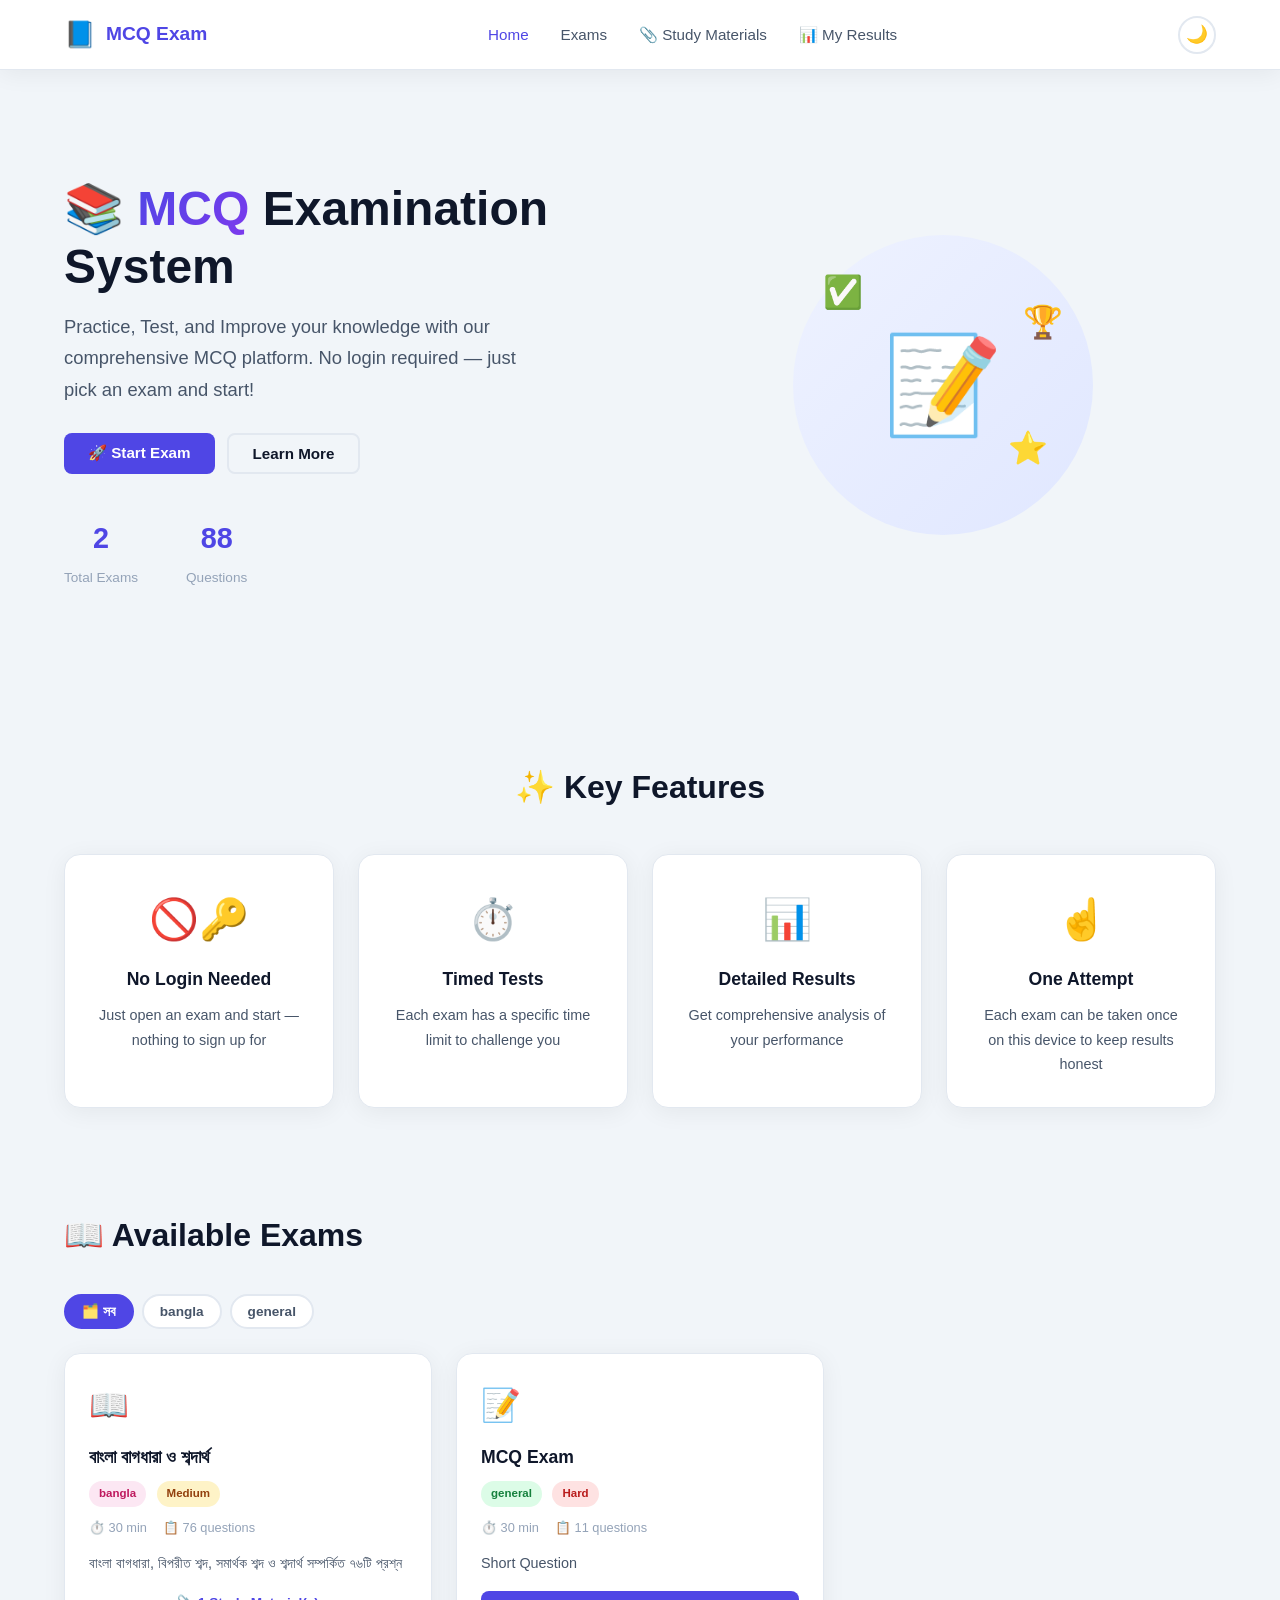
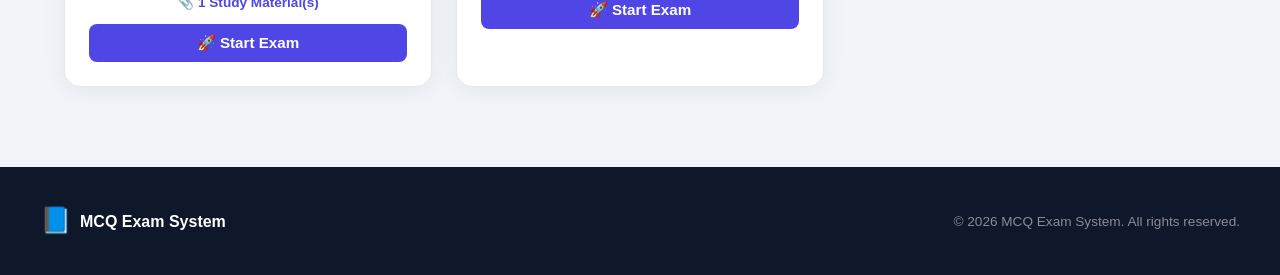
<file: index.html>
<!DOCTYPE html>
<html lang="bn">
<head>
  <meta charset="UTF-8">
  <meta name="viewport" content="width=device-width, initial-scale=1.0">
  <title>MCQ Exam System</title>
  <link rel="stylesheet" href="css/style.css">
  <script src="js/theme.js"></script>
</head>
<body>

  <!-- ===== NAVBAR ===== -->
  <nav class="navbar" id="mainNav">
    <div class="nav-container">
      <div class="nav-brand">
        <span class="brand-icon">📘</span>
        <span class="brand-text">MCQ Exam</span>
      </div>
      <div class="nav-links" id="navLinks">
        <a href="index.html" class="active">Home</a>
        <a href="#" id="navExamLink">Exams</a>
        <a href="materials.html">📎 Study Materials</a>
        <a href="myresults.html">📊 My Results</a>
      </div>
      <div class="nav-actions">
        <button class="theme-toggle" id="themeToggleBtn" title="Toggle dark/light mode">🌙</button>
      </div>
      <button class="mobile-toggle" id="mobileToggle">☰</button>
    </div>
  </nav>

  <!-- ===== MAIN CONTENT ===== -->
  <main>

    <!-- ===== HERO SECTION ===== -->
    <section class="hero">
      <div class="hero-content">
        <h1>📚 <span class="highlight">MCQ</span> Examination System</h1>
        <p>Practice, Test, and Improve your knowledge with our comprehensive MCQ platform. No login required — just pick an exam and start!</p>
        <div class="hero-buttons">
          <button class="btn btn-primary" id="heroStartBtn">🚀 Start Exam</button>
          <button class="btn btn-outline" id="heroLearnBtn">Learn More</button>
        </div>
        <div class="hero-stats">
          <div class="stat-item">
            <span class="stat-number" id="totalExams">0</span>
            <span class="stat-label">Total Exams</span>
          </div>
          <div class="stat-item">
            <span class="stat-number" id="totalQuestions">0</span>
            <span class="stat-label">Questions</span>
          </div>
        </div>
      </div>
      <div class="hero-image">
        <div class="hero-illustration">
          <div class="exam-icon">📝</div>
          <div class="floating-icons">
            <span>✅</span>
            <span>⭐</span>
            <span>🏆</span>
          </div>
        </div>
      </div>
    </section>

    <!-- ===== FEATURES SECTION ===== -->
    <section class="features">
      <h2>✨ Key Features</h2>
      <div class="features-grid">
        <div class="feature-card">
          <div class="feature-icon">🚫🔑</div>
          <h3>No Login Needed</h3>
          <p>Just open an exam and start — nothing to sign up for</p>
        </div>
        <div class="feature-card">
          <div class="feature-icon">⏱️</div>
          <h3>Timed Tests</h3>
          <p>Each exam has a specific time limit to challenge you</p>
        </div>
        <div class="feature-card">
          <div class="feature-icon">📊</div>
          <h3>Detailed Results</h3>
          <p>Get comprehensive analysis of your performance</p>
        </div>
        <div class="feature-card">
          <div class="feature-icon">☝️</div>
          <h3>One Attempt</h3>
          <p>Each exam can be taken once on this device to keep results honest</p>
        </div>
      </div>
    </section>

    <!-- ===== EXAMS LIST ===== -->
    <section class="exams-section" id="examsSection">
      <h2>📖 Available Exams</h2>
      <div class="category-filters" id="categoryFilters"></div>
      <div class="exams-grid" id="examsGrid"></div>
    </section>

    <!-- Toast Notification -->
    <div class="toast" id="toast"></div>

  </main>

  <!-- ===== FOOTER ===== -->
  <footer class="footer">
    <div class="footer-content">
      <div class="footer-brand">
        <span class="brand-icon">📘</span>
        <span>MCQ Exam System</span>
      </div>
      <div class="footer-copy">
        &copy; 2026 MCQ Exam System. All rights reserved.
      </div>
    </div>
  </footer>

  <script src="js/data.js"></script>
  <script src="js/exam.js"></script>
  <script>
    document.addEventListener('DOMContentLoaded', function() {
      document.getElementById('totalExams').textContent = ALL_EXAMS.length;
      const totalQ = ALL_EXAMS.reduce((sum, e) => sum + e.questions.length, 0);
      document.getElementById('totalQuestions').textContent = totalQ;

      renderExamList();

      document.getElementById('heroStartBtn').addEventListener('click', () => {
        document.getElementById('examsSection').scrollIntoView({ behavior: 'smooth' });
      });
      document.getElementById('heroLearnBtn').addEventListener('click', () => {
        document.querySelector('.features').scrollIntoView({ behavior: 'smooth' });
      });
      document.getElementById('navExamLink').addEventListener('click', (e) => {
        e.preventDefault();
        document.getElementById('examsSection').scrollIntoView({ behavior: 'smooth' });
      });
      document.getElementById('mobileToggle').addEventListener('click', () => {
        document.getElementById('navLinks').classList.toggle('show');
      });
    });

    function showToast(message, type = 'info') {
      const toast = document.getElementById('toast');
      if (!toast) return;
      toast.textContent = message;
      toast.className = 'toast show ' + type;
      clearTimeout(toast._timeout);
      toast._timeout = setTimeout(() => toast.classList.remove('show'), 3000);
    }
  </script>
</body>
</html>
</file>
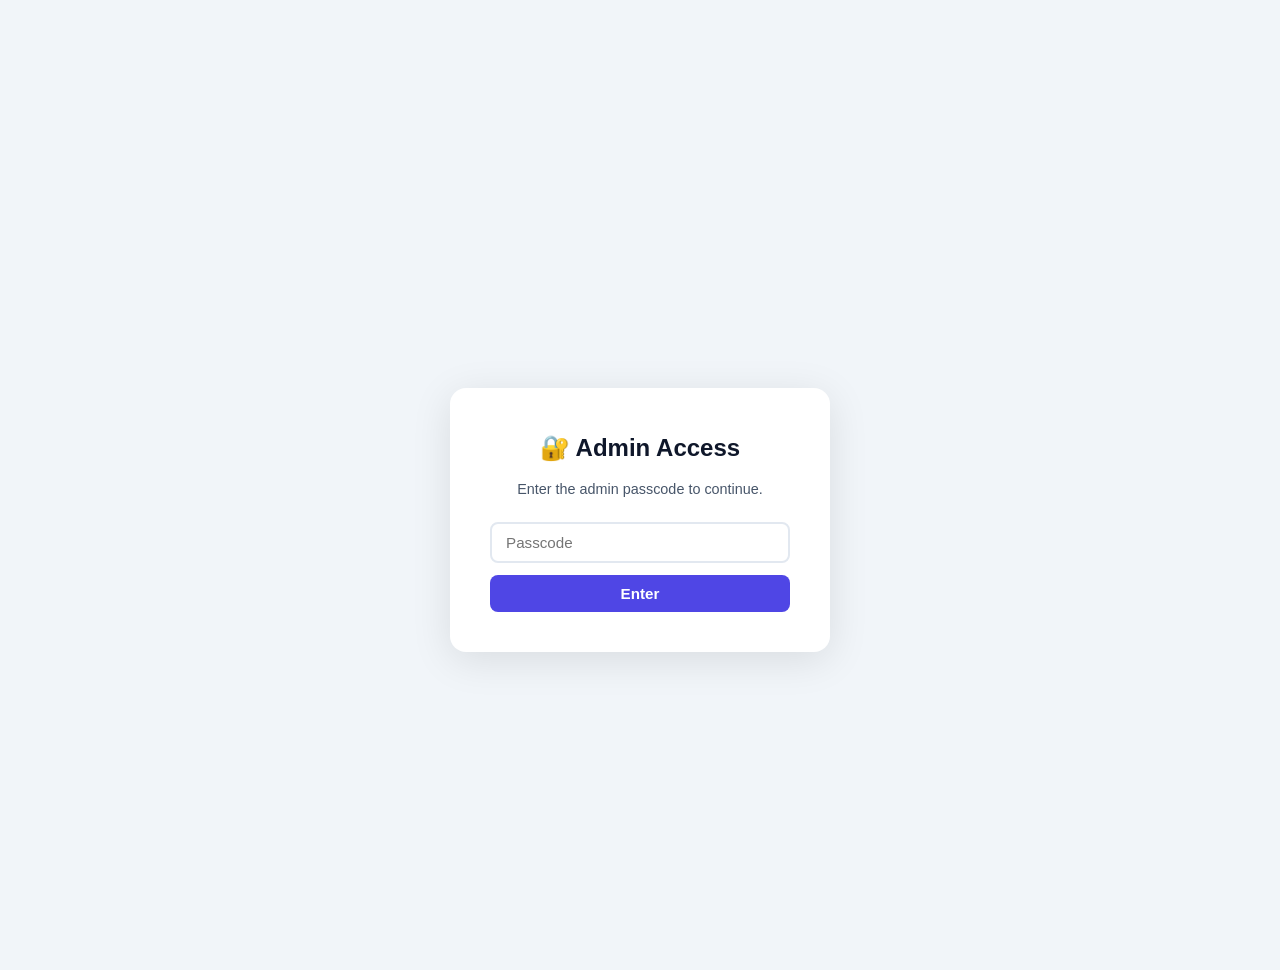
<file: admin.html>
<!DOCTYPE html>
<html lang="bn">
<head>
  <meta charset="UTF-8">
  <meta name="viewport" content="width=device-width, initial-scale=1.0">
  <title>Admin Panel - MCQ Exam</title>
  <link rel="stylesheet" href="css/style.css">
  <link rel="stylesheet" href="css/admin.css">
  <script src="js/theme.js"></script>
</head>
<body>

  <!-- ===== PASSCODE GATE ===== -->
  <div id="passGate" style="min-height:100vh;display:flex;align-items:center;justify-content:center;padding:20px;">
    <div style="background:var(--card-bg);border-radius:var(--radius);padding:40px;max-width:380px;width:100%;box-shadow:var(--shadow-lg);text-align:center;">
      <h2 style="margin-bottom:8px;">🔐 Admin Access</h2>
      <p style="color:var(--text-secondary);font-size:0.9rem;margin-bottom:20px;">Enter the admin passcode to continue.</p>
      <input type="password" id="passInput" placeholder="Passcode" style="width:100%;padding:10px 14px;border:2px solid var(--border);border-radius:var(--radius-sm);margin-bottom:12px;font-size:0.95rem;">
      <button class="btn btn-primary btn-block" id="passSubmit">Enter</button>
      <p id="passError" style="color:var(--danger);font-size:0.85rem;margin-top:10px;display:none;">Wrong passcode.</p>
    </div>
  </div>

  <!-- ===== ADMIN PANEL (hidden until passcode is correct) ===== -->
  <div id="adminPanel" style="display:none;">
    <nav class="navbar">
      <div class="nav-container">
        <div class="nav-brand">
          <span class="brand-icon">⚙️</span>
          <span class="brand-text">Admin Panel</span>
        </div>
        <div class="nav-links">
          <a href="index.html" target="_blank">👁️ View Site</a>
        </div>
        <div class="nav-actions">
          <button class="theme-toggle" id="themeToggleBtn" title="Toggle dark/light mode">🌙</button>
          <button class="btn btn-success btn-sm" id="downloadDataBtn">📥 Download data.js</button>
        </div>
      </div>
    </nav>

    <main style="max-width:1100px;margin:24px auto;padding:0 20px;">

      <div style="background:#eef2ff;border:1px solid var(--primary);border-radius:var(--radius-sm);padding:14px 18px;margin-bottom:20px;font-size:0.9rem;">
        ℹ️ পরিবর্তন এখানে <strong>শুধু আপনার browser-এ</strong> সেভ থাকে (auto-draft)। সবার জন্য প্রকাশ করতে —
        উপরের <strong>📥 Download data.js</strong> বাটনে ক্লিক করে ফাইলটা ডাউনলোড করুন, তারপর সেটা দিয়ে
        আপনার হোস্টিং-এর <code>js/data.js</code> ফাইলটা replace করে upload/commit করুন।
      </div>

      <div class="dash-grid" style="grid-template-columns:repeat(auto-fit,minmax(160px,1fr));">
        <div class="dash-card">
          <div class="number" id="adminTotalExams">0</div>
          <div class="label">📋 Total Exams</div>
        </div>
        <div class="dash-card">
          <div class="number" id="adminTotalQuestions">0</div>
          <div class="label">❓ Total Questions</div>
        </div>
      </div>

      <div style="display:flex;gap:8px;margin:20px 0;border-bottom:2px solid var(--border);">
        <button class="admin-tab-btn active" data-tab="exams">📚 Exams</button>
        <button class="admin-tab-btn" data-tab="questions">❓ Questions</button>
        <button class="admin-tab-btn" data-tab="materials">📎 Materials</button>
      </div>

      <!-- ===== EXAMS TAB ===== -->
      <div id="tab-exams" class="admin-tab-content active">
        <div style="display:flex;justify-content:space-between;align-items:center;margin-bottom:16px;">
          <h3>Manage Exams</h3>
          <button class="btn btn-primary" id="addExamBtn">➕ Add Exam</button>
        </div>
        <div id="adminExamList"></div>
      </div>

      <!-- ===== QUESTIONS TAB ===== -->
      <div id="tab-questions" class="admin-tab-content">
        <div style="display:flex;justify-content:space-between;align-items:center;margin-bottom:16px;flex-wrap:wrap;gap:10px;">
          <h3>Manage Questions</h3>
          <div style="display:flex;gap:8px;flex-wrap:wrap;">
            <button class="btn btn-outline" id="bulkImportBtn">📂 Bulk Import</button>
            <button class="btn btn-primary" id="addQuestionBtn">➕ Add Question</button>
          </div>
        </div>
        <div style="display:flex;gap:10px;margin-bottom:16px;flex-wrap:wrap;">
          <select id="filterExam" style="flex:1;min-width:200px;padding:8px 12px;border:2px solid var(--border);border-radius:var(--radius-sm);">
            <option value="all">All Exams</option>
          </select>
          <input type="text" id="searchQuestions" placeholder="🔍 Search questions..." style="flex:2;min-width:200px;padding:8px 12px;border:2px solid var(--border);border-radius:var(--radius-sm);">
        </div>
        <p id="reorderHint" style="display:none;font-size:0.8rem;color:var(--text-muted);margin-bottom:10px;">↕️ একটা নির্দিষ্ট exam ফিল্টার করা থাকলে সারিগুলো drag করে ক্রম বদলানো যায়।</p>
        <div style="overflow-x:auto;">
          <table style="width:100%;border-collapse:collapse;background:var(--card-bg);border-radius:var(--radius);overflow:hidden;">
            <thead style="background:var(--bg);">
              <tr>
                <th style="padding:10px;text-align:left;font-size:0.85rem;">#</th>
                <th style="padding:10px;text-align:left;font-size:0.85rem;">Question</th>
                <th style="padding:10px;text-align:left;font-size:0.85rem;">Options</th>
                <th style="padding:10px;text-align:left;font-size:0.85rem;">Answer</th>
                <th style="padding:10px;text-align:left;font-size:0.85rem;">Actions</th>
              </tr>
            </thead>
            <tbody id="adminQuestionList"></tbody>
          </table>
        </div>
      </div>

      <!-- ===== STUDY MATERIALS TAB ===== -->
      <div id="tab-materials" class="admin-tab-content">
        <div style="display:flex;justify-content:space-between;align-items:center;margin-bottom:16px;flex-wrap:wrap;gap:10px;">
          <h3>Manage Study Materials</h3>
          <button class="btn btn-primary" id="addMaterialBtn">➕ Add Material</button>
        </div>
        <p style="font-size:0.85rem;color:var(--text-muted);margin-bottom:16px;">
          প্রতিটা material একটা নির্দিষ্ট exam-এর সাথে যুক্ত করতে পারেন, অথবা "General" রাখতে পারেন যা সবার জন্য দেখাবে।
          এগুলো ছাত্ররা দেখবে <code>materials.html</code> পেজে এবং সংশ্লিষ্ট exam card-এও একটা লিংক হিসেবে।
        </p>
        <div id="adminMaterialsList"></div>
      </div>
    </main>
  </div>

  <!-- ===== ADD EXAM MODAL ===== -->
  <div class="modal" id="addExamModal">
    <div class="modal-content">
      <span class="modal-close">&times;</span>
      <h2>➕ Add New Exam</h2>
      <form id="addExamForm">
        <div class="form-group"><label>Title</label><input type="text" id="examTitle" required></div>
        <div class="form-group"><label>Icon (emoji)</label><input type="text" id="examIcon" placeholder="📝"></div>
        <div class="form-group"><label>Description</label><input type="text" id="examDescription"></div>
        <div class="form-group"><label>Category</label><input type="text" id="examCategory" placeholder="e.g. bangla, english, math"></div>
        <div class="form-group"><label>Duration (minutes)</label><input type="number" id="examDuration" value="30" min="1" required></div>
        <div class="form-group">
          <label>Difficulty</label>
          <select id="examDifficulty"><option>Easy</option><option selected>Medium</option><option>Hard</option></select>
        </div>
        <button type="submit" class="btn btn-primary btn-block">Create Exam</button>
      </form>
    </div>
  </div>

  <!-- ===== EDIT EXAM MODAL ===== -->
  <div class="modal" id="editExamModal">
    <div class="modal-content">
      <span class="modal-close">&times;</span>
      <h2>✏️ Edit Exam</h2>
      <form id="editExamForm">
        <input type="hidden" id="editExamId">
        <div class="form-group"><label>Title</label><input type="text" id="editExamTitle" required></div>
        <div class="form-group"><label>Icon (emoji)</label><input type="text" id="editExamIcon"></div>
        <div class="form-group"><label>Description</label><input type="text" id="editExamDescription"></div>
        <div class="form-group"><label>Category</label><input type="text" id="editExamCategory" placeholder="e.g. bangla, english, math"></div>
        <div class="form-group"><label>Duration (minutes)</label><input type="number" id="editExamDuration" min="1" required></div>
        <div class="form-group">
          <label>Difficulty</label>
          <select id="editExamDifficulty"><option>Easy</option><option>Medium</option><option>Hard</option></select>
        </div>
        <button type="submit" class="btn btn-primary btn-block">Save Changes</button>
      </form>
    </div>
  </div>

  <!-- ===== ADD QUESTION MODAL ===== -->
  <div class="modal" id="addQuestionModal">
    <div class="modal-content">
      <span class="modal-close">&times;</span>
      <h2>➕ Add Question</h2>
      <form id="addQuestionForm">
        <div class="form-group">
          <label>Exam</label>
          <select id="addQuestionExam" required></select>
        </div>
        <div class="form-group"><label>Question</label><input type="text" id="addQuestionText" required></div>
        <div class="form-group"><label>Option A</label><input type="text" id="addOptionA" required></div>
        <div class="form-group"><label>Option B</label><input type="text" id="addOptionB" required></div>
        <div class="form-group"><label>Option C</label><input type="text" id="addOptionC" required></div>
        <div class="form-group"><label>Option D</label><input type="text" id="addOptionD" required></div>
        <div class="form-group">
          <label>Correct Answer</label>
          <select id="addCorrectAnswer">
            <option value="0">A</option><option value="1">B</option><option value="2">C</option><option value="3">D</option>
          </select>
        </div>
        <button type="submit" class="btn btn-primary btn-block">Add Question</button>
      </form>
    </div>
  </div>

  <!-- ===== EDIT QUESTION MODAL ===== -->
  <div class="modal" id="editQuestionModal">
    <div class="modal-content">
      <span class="modal-close">&times;</span>
      <h2>✏️ Edit Question</h2>
      <form id="editQuestionForm">
        <input type="hidden" id="editQuestionExamId">
        <input type="hidden" id="editQuestionIndex">
        <div class="form-group"><label>Question</label><input type="text" id="editQuestionText" required></div>
        <div class="form-group"><label>Option A</label><input type="text" id="editOptionA" required></div>
        <div class="form-group"><label>Option B</label><input type="text" id="editOptionB" required></div>
        <div class="form-group"><label>Option C</label><input type="text" id="editOptionC" required></div>
        <div class="form-group"><label>Option D</label><input type="text" id="editOptionD" required></div>
        <div class="form-group">
          <label>Correct Answer</label>
          <select id="editCorrectAnswer">
            <option value="0">A</option><option value="1">B</option><option value="2">C</option><option value="3">D</option>
          </select>
        </div>
        <button type="submit" class="btn btn-primary btn-block">Save Changes</button>
      </form>
    </div>
  </div>

  <!-- ===== ADD STUDY MATERIAL MODAL ===== -->
  <div class="modal" id="addMaterialModal">
    <div class="modal-content">
      <span class="modal-close">&times;</span>
      <h2>➕ Add Study Material</h2>
      <form id="addMaterialForm">
        <div class="form-group"><label>Title</label><input type="text" id="materialTitle" required></div>
        <div class="form-group"><label>Icon (emoji)</label><input type="text" id="materialIcon" placeholder="📎"></div>
        <div class="form-group"><label>Description</label><input type="text" id="materialDescription"></div>
        <div class="form-group"><label>URL / Link (PDF, Google Drive, Doc, YouTube, etc.)</label><input type="url" id="materialUrl" placeholder="https://..." required></div>
        <div class="form-group">
          <label>Link to Exam</label>
          <select id="materialExam"></select>
        </div>
        <div class="form-group"><label>Category (optional)</label><input type="text" id="materialCategory" placeholder="e.g. bangla, english, math"></div>
        <button type="submit" class="btn btn-primary btn-block">Add Material</button>
      </form>
    </div>
  </div>

  <!-- ===== EDIT STUDY MATERIAL MODAL ===== -->
  <div class="modal" id="editMaterialModal">
    <div class="modal-content">
      <span class="modal-close">&times;</span>
      <h2>✏️ Edit Study Material</h2>
      <form id="editMaterialForm">
        <input type="hidden" id="editMaterialId">
        <div class="form-group"><label>Title</label><input type="text" id="editMaterialTitle" required></div>
        <div class="form-group"><label>Icon (emoji)</label><input type="text" id="editMaterialIcon"></div>
        <div class="form-group"><label>Description</label><input type="text" id="editMaterialDescription"></div>
        <div class="form-group"><label>URL / Link</label><input type="url" id="editMaterialUrl" required></div>
        <div class="form-group">
          <label>Link to Exam</label>
          <select id="editMaterialExam"></select>
        </div>
        <div class="form-group"><label>Category (optional)</label><input type="text" id="editMaterialCategory"></div>
        <button type="submit" class="btn btn-primary btn-block">Save Changes</button>
      </form>
    </div>
  </div>

  <!-- ===== BULK IMPORT MODAL ===== -->
  <div class="modal" id="bulkImportModal">
    <div class="modal-content" style="max-width:560px;">
      <span class="modal-close">&times;</span>
      <h2>📂 Bulk Import Questions</h2>
      <div class="form-group">
        <label>Target Exam</label>
        <select id="bulkImportExam" required></select>
      </div>
      <div class="form-group">
        <label>JSON or CSV</label>
        <p style="font-size:0.8rem;color:var(--text-muted);margin-bottom:6px;">
          JSON: <code>[{"question":"...","options":["A","B","C","D"],"answer":0}, ...]</code><br>
          CSV: <code>question,optionA,optionB,optionC,optionD,answer</code> (answer = 0-3, one row per header + questions)
        </p>
        <textarea class="bulk-textarea" id="bulkImportText" placeholder='[
  {"question": "প্রশ্ন ১?", "options": ["ক","খ","গ","ঘ"], "answer": 0}
]'></textarea>
      </div>
      <div class="form-group">
        <label>...অথবা ফাইল আপলোড করুন (.json / .csv)</label>
        <input type="file" id="bulkImportFile" accept=".json,.csv,text/csv,application/json">
      </div>
      <button type="button" class="btn btn-primary btn-block" id="bulkImportSubmit">📥 Import Questions</button>
    </div>
  </div>

  <!-- ===== PREVIEW MODAL (student view) ===== -->
  <div class="modal" id="previewModal">
    <div class="modal-content" style="max-width:600px;">
      <span class="modal-close">&times;</span>
      <h2>👁️ Student Preview</h2>
      <div id="previewBody"></div>
    </div>
  </div>

  <div class="toast" id="toast"></div>

  <script src="js/data.js"></script>
  <script src="js/admin.js"></script>
</body>
</html>
</file>
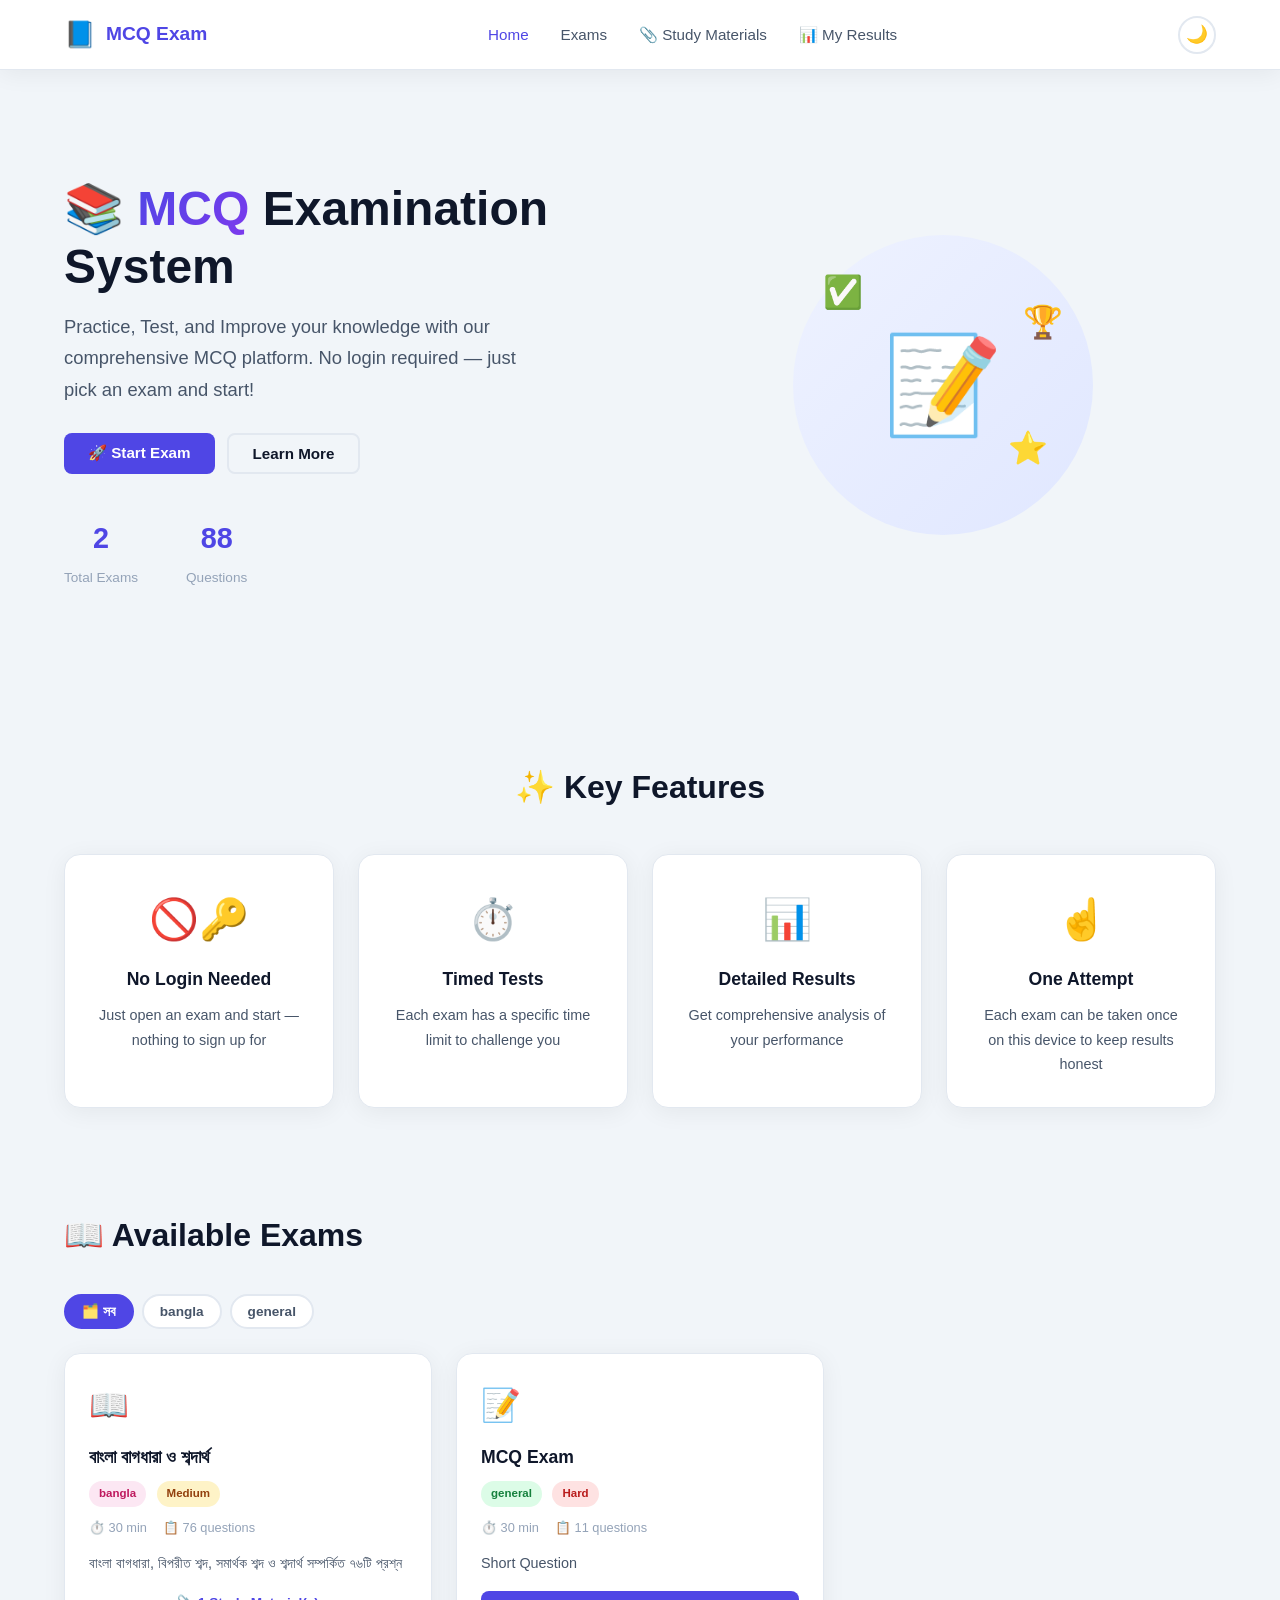
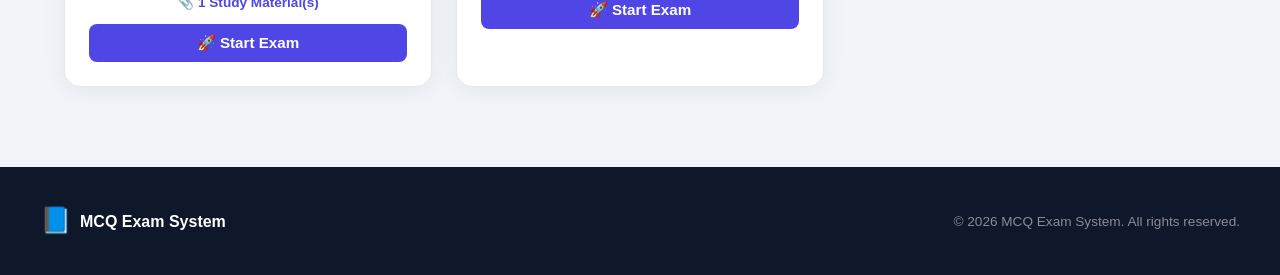
<file: dashboard.html>
<!DOCTYPE html>
<html lang="bn">
<head>
  <meta charset="UTF-8">
  <meta name="viewport" content="width=device-width, initial-scale=1.0">
  <title>Dashboard - MCQ Exam</title>
  <link rel="stylesheet" href="css/style.css">
</head>
<body>
  <nav class="navbar">
    <div class="nav-container">
      <div class="nav-brand">
        <span class="brand-icon">📊</span>
        <span class="brand-text">Dashboard</span>
      </div>
      <div class="nav-links">
        <a href="index.html">🏠 Home</a>
        <a href="#" id="dashExamsLink">📚 Exams</a>
      </div>
      <div class="nav-actions">
        <span style="font-size:0.85rem;color:var(--text-secondary);" id="dashUserDisplay">User</span>
        <button onclick="logoutUser();window.location.href='index.html';" class="btn btn-danger btn-sm">🚪 Logout</button>
      </div>
    </div>
  </nav>

  <main style="max-width:1100px;margin:24px auto;padding:0 20px;">
    <div style="display:flex;justify-content:space-between;align-items:center;flex-wrap:wrap;gap:12px;margin-bottom:20px;">
      <h1 id="dashName" style="font-size:1.6rem;">Welcome, User!</h1>
      <span style="color:var(--text-secondary);" id="dashEmail">user@email.com</span>
    </div>

    <div class="dash-grid">
      <div class="dash-card">
        <div class="number" id="statExams">0</div>
        <div class="label">📋 Exams Taken</div>
      </div>
      <div class="dash-card">
        <div class="number" id="statHighest">0</div>
        <div class="label">🏆 Highest Score</div>
      </div>
      <div class="dash-card">
        <div class="number" id="statAverage">0</div>
        <div class="label">📊 Average Score</div>
      </div>
      <div class="dash-card" style="background:var(--primary);color:white;">
        <div class="number" style="color:white;" id="statRank">-</div>
        <div class="label" style="color:rgba(255,255,255,0.8);">👑 Rank</div>
      </div>
    </div>

    <div style="display:grid;grid-template-columns:1fr 1fr;gap:24px;">
      <div class="dash-section">
        <h3>📜 Exam History</h3>
        <div id="historyList"><div class="no-history">No exams taken yet.</div></div>
      </div>
      <div class="dash-section" id="leaderboard">
        <h3>🏆 Leaderboard</h3>
        <div id="leaderboardList"><div class="no-history">No data available.</div></div>
      </div>
    </div>
  </main>

  <script src="js/data.js"></script>
  <script src="js/auth.js"></script>
  <script src="js/dashboard.js"></script>
  <script>
    document.addEventListener('DOMContentLoaded', function() {
      const user = getCurrentUser();
      if (!user) {
        window.location.href = 'index.html';
        return;
      }
      document.getElementById('dashUserDisplay').textContent = user.name;
      loadDashboard();
      
      document.getElementById('dashExamsLink').addEventListener('click', (e) => {
        e.preventDefault();
        window.location.href = 'index.html#examsSection';
      });
    });
  </script>
</body>
</html>
</file>
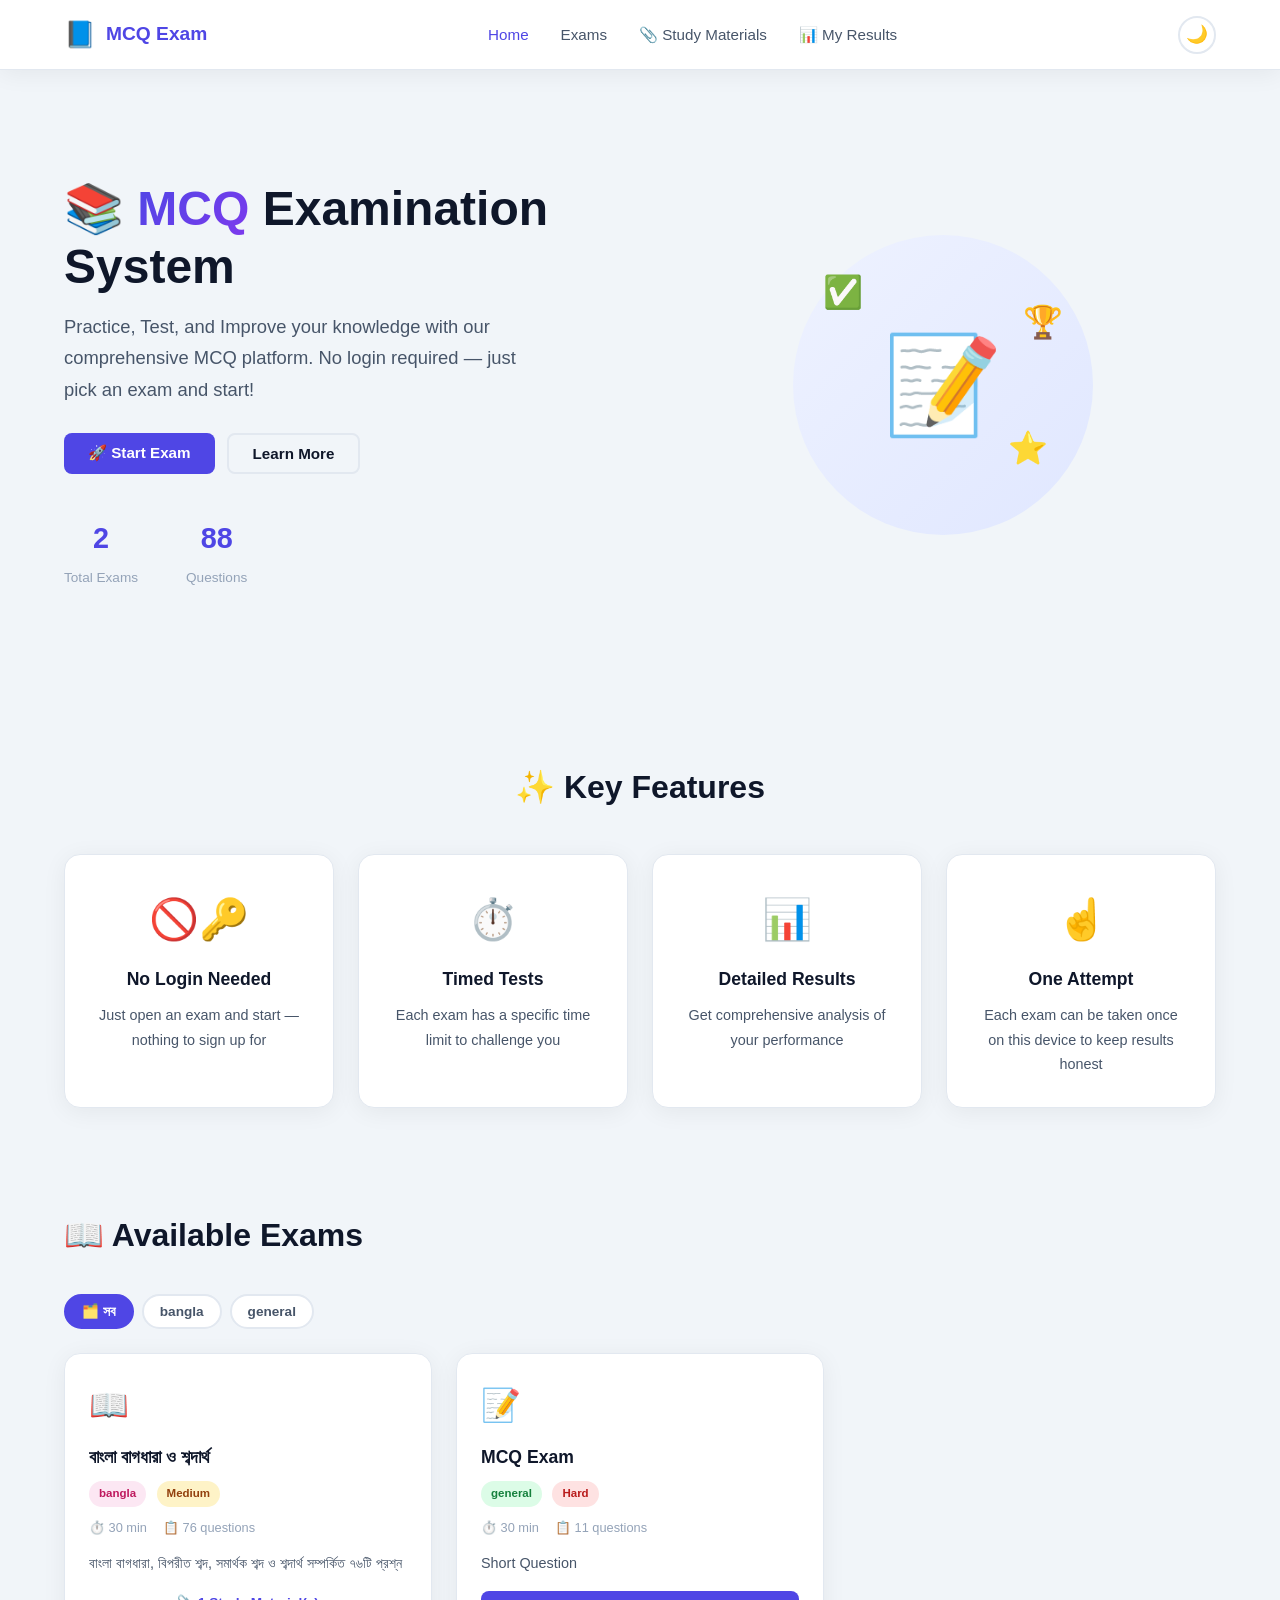
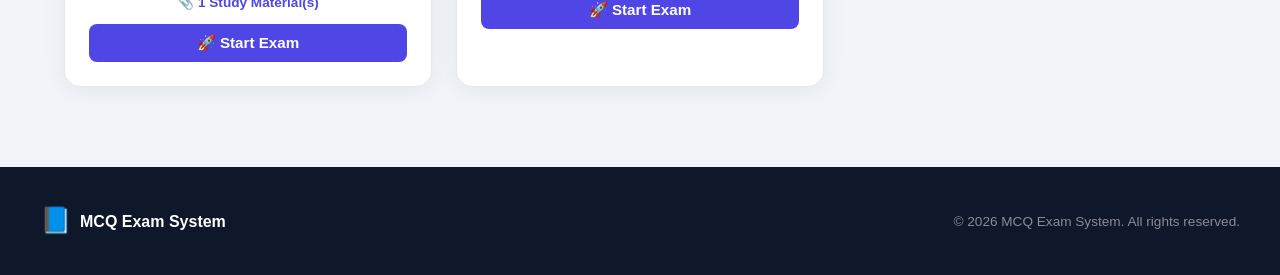
<file: exam.html>
<!DOCTYPE html>
<html lang="bn">
<head>
  <meta charset="UTF-8">
  <meta name="viewport" content="width=device-width, initial-scale=1.0">
  <title>Exam - MCQ System</title>
  <link rel="stylesheet" href="css/style.css">
  <script src="js/theme.js"></script>
</head>
<body>
  <nav class="navbar">
    <div class="nav-container">
      <div class="nav-brand">
        <span class="brand-icon">📘</span>
        <span class="brand-text">MCQ Exam</span>
      </div>
      <div class="nav-links">
        <a href="index.html">🏠 Home</a>
      </div>
      <div class="nav-actions">
        <button class="theme-toggle" id="themeToggleBtn" title="Toggle dark/light mode">🌙</button>
        <div class="timer-box" style="background:var(--warning-light);color:#92400e;padding:6px 16px;border-radius:30px;font-weight:700;">
          ⏱ <span id="timerDisplay">00:00</span>
        </div>
      </div>
    </div>
  </nav>

  <main style="max-width:900px;margin:24px auto;padding:0 20px;">
    <div style="display:flex;justify-content:space-between;align-items:center;margin-bottom:16px;flex-wrap:wrap;gap:8px;">
      <h2 id="examTitle">Loading...</h2>
      <span style="color:var(--text-secondary);">Questions: <span id="examTotal">0</span></span>
    </div>

    <div id="resumeBanner" class="autosave-banner" style="display:none;">
      💾 <span>আগের সেশন থেকে আপনার উত্তর ও সময় পুনরুদ্ধার করা হয়েছে (auto-saved)।</span>
    </div>

    <div style="display:flex;gap:24px;flex-wrap:wrap;">
      <aside style="flex:0 0 200px;background:var(--card-bg);border-radius:var(--radius);padding:16px;border:1px solid var(--border);height:fit-content;">
        <h3 style="font-size:0.85rem;margin-bottom:10px;">Questions</h3>
        <div id="questionGrid" style="display:grid;grid-template-columns:repeat(5,1fr);gap:6px;margin-bottom:12px;"></div>
        <div style="display:flex;gap:8px;font-size:0.75rem;color:var(--text-muted);flex-wrap:wrap;">
          <span><span style="display:inline-block;width:10px;height:10px;border-radius:50%;background:var(--success);"></span> Answered</span>
          <span><span style="display:inline-block;width:10px;height:10px;border-radius:50%;background:var(--border);"></span> Unanswered</span>
          <span>🚩 Flagged</span>
        </div>
        <button id="submitBtn" class="btn btn-danger" style="width:100%;margin-top:10px;">📤 Submit</button>
      </aside>

      <main style="flex:1;min-width:0;">
        <div style="background:var(--border);height:6px;border-radius:4px;overflow:hidden;margin-bottom:16px;">
          <div id="progressBar" style="height:100%;background:var(--primary);width:0%;transition:width 0.3s;"></div>
        </div>

        <div style="background:var(--card-bg);border-radius:var(--radius);padding:24px;border:1px solid var(--border);">
          <div style="display:flex;justify-content:space-between;color:var(--text-secondary);font-size:0.9rem;margin-bottom:8px;">
            <span id="qNumber">Question 1</span>
            <span id="qTotal">of 0</span>
          </div>
          <div style="display:flex;justify-content:space-between;align-items:flex-start;gap:12px;margin-bottom:20px;">
            <h3 id="qText" style="font-size:1.15rem;">Loading question...</h3>
            <button id="flagBtn" class="flag-btn" title="Mark this question to review later">🚩 Flag</button>
          </div>
          <div id="optionsContainer" style="display:flex;flex-direction:column;gap:8px;margin-bottom:20px;"></div>
          <div style="display:flex;justify-content:space-between;gap:12px;flex-wrap:wrap;">
            <button id="prevBtn" class="btn btn-secondary" disabled>◀ Previous</button>
            <button id="nextBtn" class="btn btn-primary">Next →</button>
          </div>
        </div>
      </main>
    </div>
  </main>

  <div class="toast" id="toast"></div>

  <script src="js/data.js"></script>
  <script src="js/exam.js"></script>
  <script>
    function showToast(message, type = 'info') {
      const toast = document.getElementById('toast');
      if (!toast) return;
      toast.textContent = message;
      toast.className = 'toast show ' + type;
      clearTimeout(toast._timeout);
      toast._timeout = setTimeout(() => toast.classList.remove('show'), 3000);
    }
  </script>
</body>
</html>
</file>
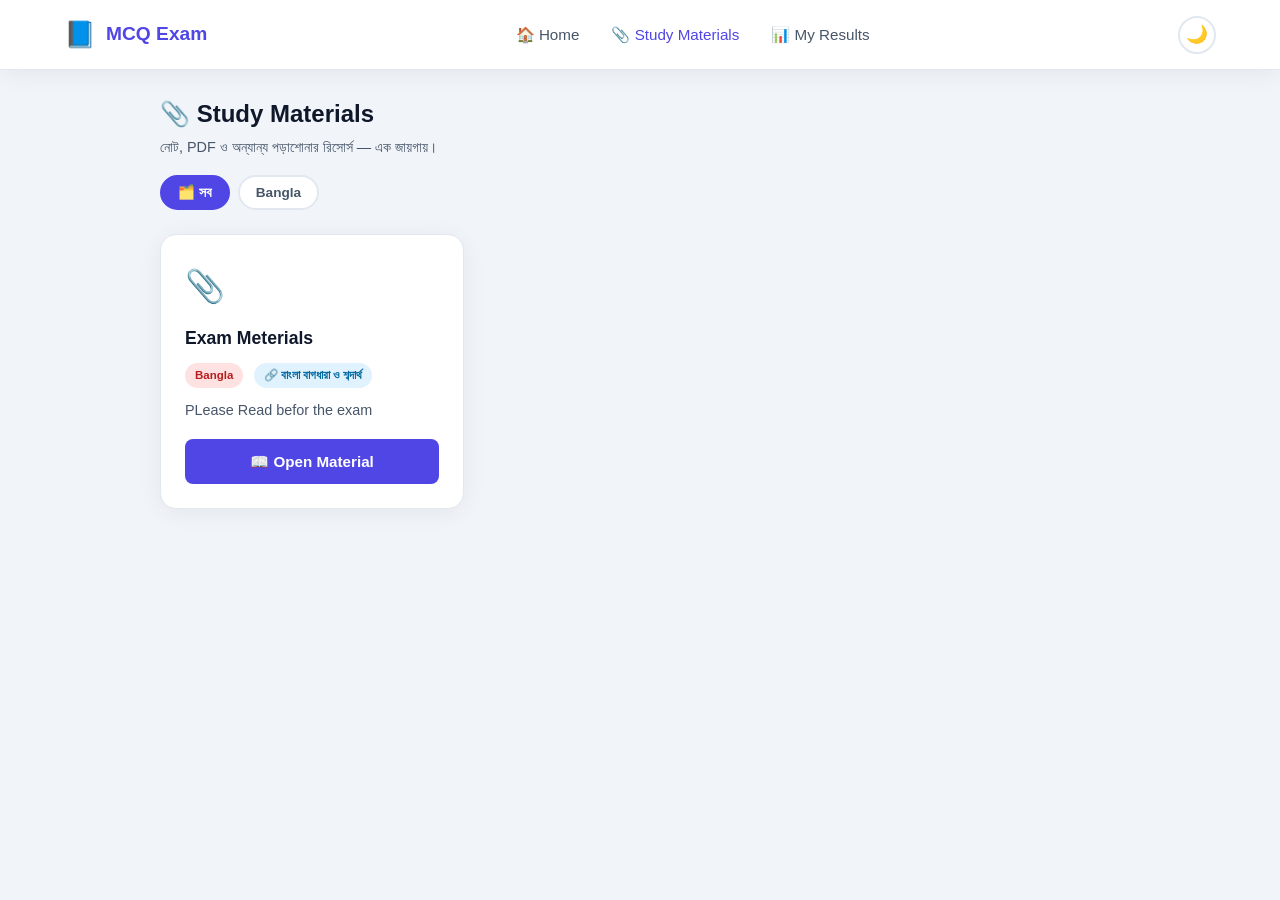
<file: materials.html>
<!DOCTYPE html>
<html lang="bn">
<head>
  <meta charset="UTF-8">
  <meta name="viewport" content="width=device-width, initial-scale=1.0">
  <title>Study Materials - MCQ Exam</title>
  <link rel="stylesheet" href="css/style.css">
  <script src="js/theme.js"></script>
</head>
<body>
  <nav class="navbar">
    <div class="nav-container">
      <div class="nav-brand">
        <span class="brand-icon">📘</span>
        <span class="brand-text">MCQ Exam</span>
      </div>
      <div class="nav-links">
        <a href="index.html">🏠 Home</a>
        <a href="materials.html" class="active">📎 Study Materials</a>
        <a href="myresults.html">📊 My Results</a>
      </div>
      <div class="nav-actions">
        <button class="theme-toggle" id="themeToggleBtn" title="Toggle dark/light mode">🌙</button>
      </div>
    </div>
  </nav>

  <main style="max-width:1000px;margin:24px auto;padding:0 20px;">
    <div style="margin-bottom:16px;">
      <h2>📎 Study Materials</h2>
      <p style="color:var(--text-secondary);font-size:0.9rem;">নোট, PDF ও অন্যান্য পড়াশোনার রিসোর্স — এক জায়গায়।</p>
    </div>

    <div class="category-filters" id="materialFilters"></div>
    <div class="exams-grid" id="materialsGrid" style="margin-top:16px;"></div>
  </main>

  <script src="js/data.js"></script>
  <script src="js/exam.js"></script>
  <script>
    let activeMaterialFilter = 'all';

    function renderMaterials() {
      const grid = document.getElementById('materialsGrid');
      const filterContainer = document.getElementById('materialFilters');

      if (!STUDY_MATERIALS || STUDY_MATERIALS.length === 0) {
        filterContainer.innerHTML = '';
        grid.innerHTML = `<div style="grid-column:1/-1;text-align:center;padding:40px;color:var(--text-secondary);">📭 এখনও কোনো study material যোগ করা হয়নি। Admin panel থেকে যোগ করা যাবে।</div>`;
        return;
      }

      // Preselect a specific exam's materials if index.html linked here with ?examId=...
      const params = new URLSearchParams(window.location.search);
      const examIdParam = params.get('examId');

      const groups = Array.from(new Set(STUDY_MATERIALS.map(m => m.category || 'general')));
      const chips = ['all', ...groups];
      filterContainer.innerHTML = chips.map(cat => `
        <button class="cat-chip ${cat === activeMaterialFilter ? 'active' : ''}" data-cat="${cat}">
          ${cat === 'all' ? '🗂️ সব' : cat}
        </button>
      `).join('');
      filterContainer.querySelectorAll('.cat-chip').forEach(btn => {
        btn.addEventListener('click', () => { activeMaterialFilter = btn.dataset.cat; renderMaterials(); });
      });

      let visible = activeMaterialFilter === 'all'
        ? STUDY_MATERIALS
        : STUDY_MATERIALS.filter(m => (m.category || 'general') === activeMaterialFilter);

      if (examIdParam) visible = visible.filter(m => m.examId === examIdParam);

      if (visible.length === 0) {
        grid.innerHTML = `<div style="grid-column:1/-1;text-align:center;padding:40px;color:var(--text-secondary);">😕 এই ফিল্টারে কোনো material নেই।</div>`;
        return;
      }

      grid.innerHTML = visible.map(m => {
        const exam = m.examId ? getExamById(m.examId) : null;
        return `
          <div class="exam-card">
            <div class="exam-icon">${m.icon || '📎'}</div>
            <h3>${m.title}</h3>
            <div style="margin:6px 0 10px;">
              <span class="badge-category ${categoryColorClass(m.category)}">${m.category || 'general'}</span>
              ${exam ? `<span class="badge-category cat-color-4">🔗 ${exam.title}</span>` : ''}
            </div>
            <p class="exam-desc">${m.description || ''}</p>
            <a href="${m.url}" target="_blank" rel="noopener" class="btn btn-primary" style="width:100%;">📖 Open Material</a>
          </div>
        `;
      }).join('');
    }

    document.addEventListener('DOMContentLoaded', renderMaterials);
  </script>
</body>
</html>
</file>
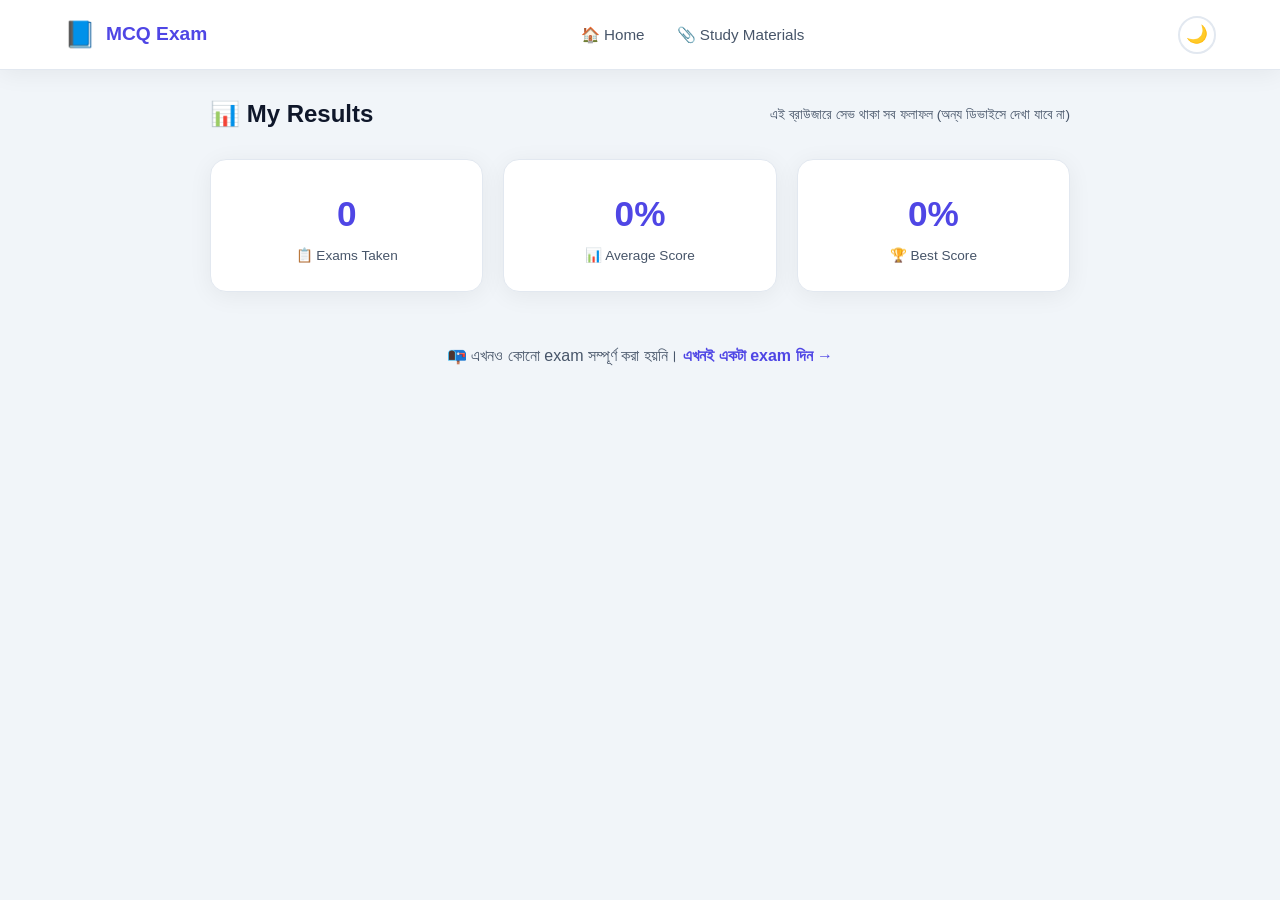
<file: myresults.html>
<!DOCTYPE html>
<html lang="bn">
<head>
  <meta charset="UTF-8">
  <meta name="viewport" content="width=device-width, initial-scale=1.0">
  <title>My Results - MCQ Exam</title>
  <link rel="stylesheet" href="css/style.css">
  <script src="js/theme.js"></script>
</head>
<body>
  <nav class="navbar">
    <div class="nav-container">
      <div class="nav-brand">
        <span class="brand-icon">📘</span>
        <span class="brand-text">MCQ Exam</span>
      </div>
      <div class="nav-links">
        <a href="index.html">🏠 Home</a>
        <a href="materials.html">📎 Study Materials</a>
      </div>
      <div class="nav-actions">
        <button class="theme-toggle" id="themeToggleBtn" title="Toggle dark/light mode">🌙</button>
      </div>
    </div>
  </nav>

  <main style="max-width:900px;margin:24px auto;padding:0 20px;">
    <div style="display:flex;justify-content:space-between;align-items:center;margin-bottom:16px;flex-wrap:wrap;gap:8px;">
      <h2>📊 My Results</h2>
      <span style="color:var(--text-secondary);font-size:0.85rem;">এই ব্রাউজারে সেভ থাকা সব ফলাফল (অন্য ডিভাইসে দেখা যাবে না)</span>
    </div>

    <div class="dash-grid" style="grid-template-columns:repeat(auto-fit,minmax(160px,1fr));margin-bottom:20px;">
      <div class="dash-card">
        <div class="number" id="mrCount">0</div>
        <div class="label">📋 Exams Taken</div>
      </div>
      <div class="dash-card">
        <div class="number" id="mrAvg">0%</div>
        <div class="label">📊 Average Score</div>
      </div>
      <div class="dash-card">
        <div class="number" id="mrBest">0%</div>
        <div class="label">🏆 Best Score</div>
      </div>
    </div>

    <div id="mrList"></div>
  </main>

  <script src="js/data.js"></script>
  <script src="js/exam.js"></script>
  <script>
    document.addEventListener('DOMContentLoaded', function () {
      const results = getAllStoredResults();
      const list = document.getElementById('mrList');

      document.getElementById('mrCount').textContent = results.length;
      if (results.length > 0) {
        const pcts = results.map(r => parseFloat(r.percentage) || 0);
        const avg = pcts.reduce((a, b) => a + b, 0) / pcts.length;
        document.getElementById('mrAvg').textContent = avg.toFixed(1) + '%';
        document.getElementById('mrBest').textContent = Math.max(...pcts).toFixed(1) + '%';
      }

      if (results.length === 0) {
        list.innerHTML = `<div class="no-history">📭 এখনও কোনো exam সম্পূর্ণ করা হয়নি। <a href="index.html" style="color:var(--primary);font-weight:600;">এখনই একটা exam দিন →</a></div>`;
        return;
      }

      list.innerHTML = results.map(r => {
        const pct = Math.min(100, Math.max(0, parseFloat(r.percentage) || 0));
        const badgeClass = pct >= 70 ? 'badge-pass' : pct >= 40 ? 'badge-average' : 'badge-fail';
        const date = r.completedAt ? new Date(r.completedAt).toLocaleString() : '';
        return `
          <div class="myresults-item">
            <div>
              <div class="mr-title">${r.examTitle || 'Exam'}</div>
              <div class="mr-meta">✅ ${r.correct} correct · ❌ ${r.wrong} wrong · ⏭️ ${r.unanswered} skipped · ${date}</div>
            </div>
            <div style="display:flex;align-items:center;gap:12px;">
              <span class="badge ${badgeClass}">${pct.toFixed(1)}%</span>
              <button class="btn btn-outline btn-sm" onclick="viewStoredResult('${r.examId}')">📋 View</button>
            </div>
          </div>
        `;
      }).join('');
    });
  </script>
</body>
</html>
</file>
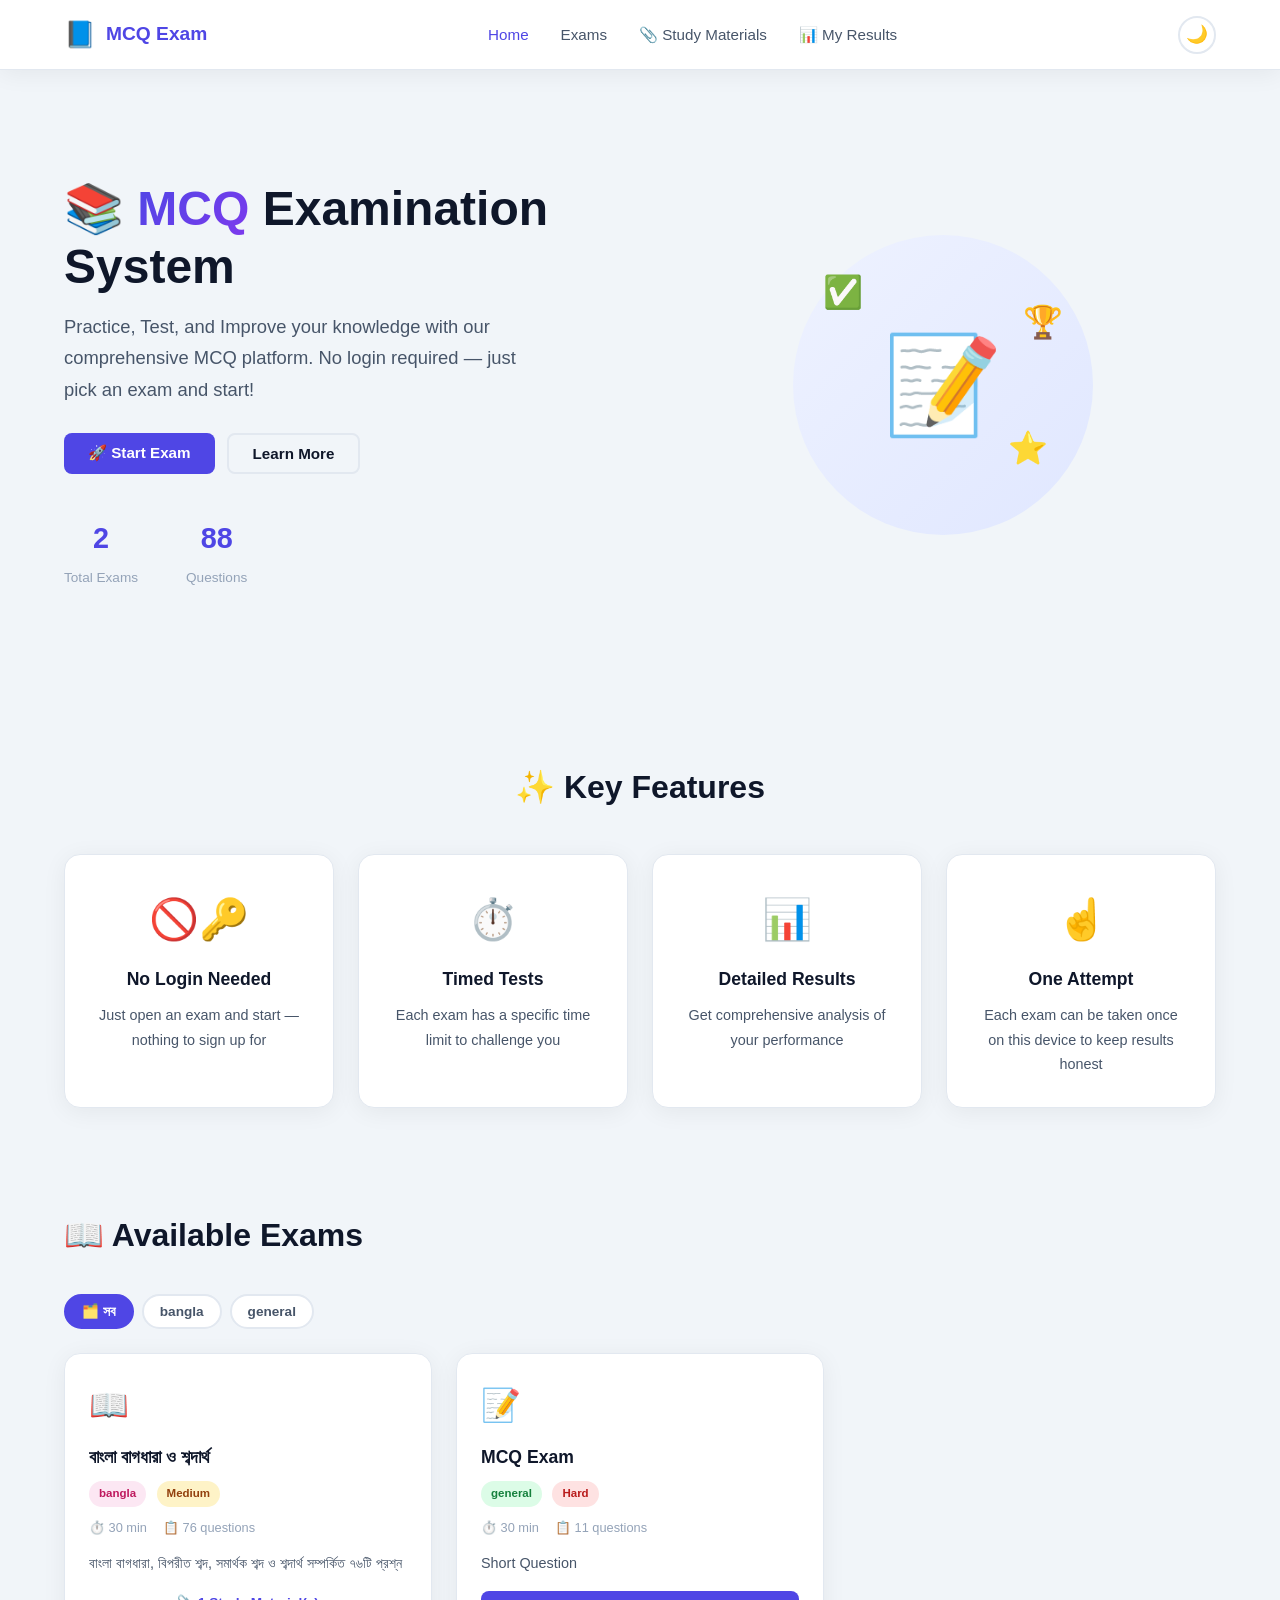
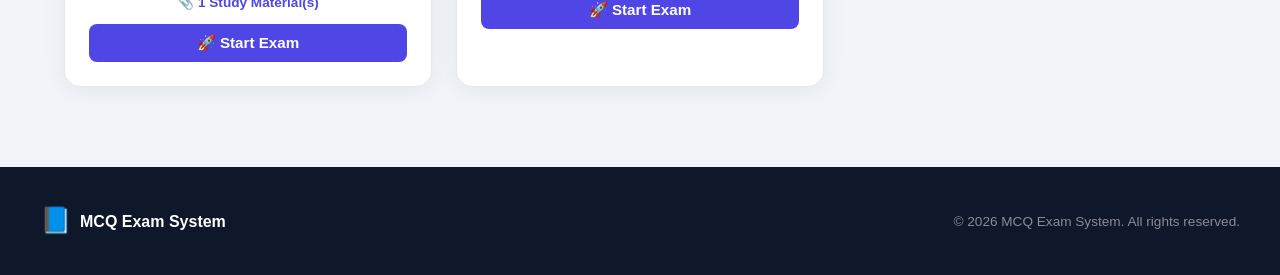
<file: result.html>
<!DOCTYPE html>
<html lang="bn">
<head>
  <meta charset="UTF-8">
  <meta name="viewport" content="width=device-width, initial-scale=1.0">
  <title>Result - MCQ Exam</title>
  <link rel="stylesheet" href="css/style.css">
  <script src="js/theme.js"></script>
</head>
<body>
  <canvas id="confettiCanvas"></canvas>
  <nav class="navbar">
    <div class="nav-container">
      <div class="nav-brand">
        <span class="brand-icon">📘</span>
        <span class="brand-text">MCQ Exam</span>
      </div>
      <div class="nav-links">
        <a href="index.html">🏠 Home</a>
        <a href="materials.html">📎 Study Materials</a>
        <a href="myresults.html">📊 My Results</a>
      </div>
      <div class="nav-actions">
        <button class="theme-toggle" id="themeToggleBtn" title="Toggle dark/light mode">🌙</button>
      </div>
    </div>
  </nav>

  <main style="max-width:800px;margin:40px auto;padding:0 20px;">
    <div style="background:var(--card-bg);border-radius:var(--radius);padding:40px;border:1px solid var(--border);text-align:center;">
      <h1 id="resultStatus" style="font-size:2rem;margin-bottom:4px;">🎉 Exam Completed!</h1>
      <p id="resultExamTitle" style="color:var(--text-secondary);font-size:1.1rem;"></p>

      <div style="margin:30px 0;">
        <div style="width:140px;height:140px;border-radius:50%;margin:0 auto;display:flex;align-items:center;justify-content:center;font-size:2.2rem;font-weight:800;position:relative;background:conic-gradient(var(--primary) 0%, var(--border) 0%);">
          <span id="resultPercentage" style="z-index:1;color:var(--text-primary);">0%</span>
          <div style="position:absolute;width:110px;height:110px;background:white;border-radius:50%;"></div>
        </div>
        <div style="margin-top:12px;font-size:1.1rem;">
          Score: <strong id="resultScore" style="color:var(--primary);font-size:1.6rem;">0</strong>
        </div>
      </div>

      <div style="display:grid;grid-template-columns:repeat(auto-fit,minmax(100px,1fr));gap:12px;margin:24px 0;">
        <div style="background:var(--bg);padding:14px;border-radius:8px;">
          <div style="font-size:1.4rem;font-weight:700;color:var(--success);" id="resultCorrect">0</div>
          <div style="font-size:0.75rem;color:var(--text-muted);">✅ Correct</div>
        </div>
        <div style="background:var(--bg);padding:14px;border-radius:8px;">
          <div style="font-size:1.4rem;font-weight:700;color:var(--danger);" id="resultWrong">0</div>
          <div style="font-size:0.75rem;color:var(--text-muted);">❌ Wrong</div>
        </div>
        <div style="background:var(--bg);padding:14px;border-radius:8px;">
          <div style="font-size:1.4rem;font-weight:700;color:var(--text-muted);" id="resultSkipped">0</div>
          <div style="font-size:0.75rem;color:var(--text-muted);">⏭️ Skipped</div>
        </div>
        <div style="background:var(--bg);padding:14px;border-radius:8px;">
          <div style="font-size:1.4rem;font-weight:700;color:var(--text-primary);" id="resultTime">0</div>
          <div style="font-size:0.75rem;color:var(--text-muted);">⏱️ Time</div>
        </div>
      </div>

      <div style="display:flex;gap:12px;justify-content:center;flex-wrap:wrap;" class="no-print">
        <button onclick="window.location.href='index.html'" class="btn btn-primary">🏠 Home</button>
        <button id="reviewResultBtn" class="btn btn-outline">📋 Review Answers</button>
        <button onclick="window.print()" class="btn btn-outline">🖨️ Print / Save as PDF</button>
      </div>
    </div>

    <div id="reviewSection" style="display:none;margin-top:30px;">
      <h2 style="margin-bottom:16px;">📋 Review Answers</h2>
      <div id="reviewList"></div>
    </div>
  </main>

  <script src="js/data.js"></script>
  <script>
    document.addEventListener('DOMContentLoaded', function() {
      const resultData = sessionStorage.getItem('examResult');
      if (!resultData) {
        window.location.href = 'index.html';
        return;
      }

      const result = JSON.parse(resultData);

      const displayScore = Math.max(0, result.score);
      const displayPct = Math.min(100, Math.max(0, parseFloat(result.percentage)));

      document.getElementById('resultExamTitle').textContent = result.examTitle || 'Exam';
      document.getElementById('resultCorrect').textContent = result.correct;
      document.getElementById('resultWrong').textContent = result.wrong;
      document.getElementById('resultSkipped').textContent = result.unanswered;
      document.getElementById('resultScore').textContent = displayScore.toFixed(1);
      document.getElementById('resultPercentage').textContent = displayPct.toFixed(1) + '%';
      document.getElementById('resultTime').textContent = Math.floor(result.timeTaken / 60) + 'm ' + (result.timeTaken % 60) + 's';

      const pct = displayPct;
      const circle = document.querySelector('div[style*="conic-gradient"]');
      if (circle) {
        circle.style.background = `conic-gradient(var(--primary) ${pct}%, var(--border) ${pct}%)`;
      }

      const status = document.getElementById('resultStatus');
      if (pct >= 70) { status.textContent = '🎉 Excellent!'; launchConfetti(); }
      else if (pct >= 50) status.textContent = '👍 Good Job!';
      else if (pct >= 30) status.textContent = '📚 Keep Practicing!';
      else status.textContent = '💪 Don\'t Give Up!';

      document.getElementById('reviewResultBtn').addEventListener('click', function() {
        const section = document.getElementById('reviewSection');
        if (section.style.display === 'none') {
          section.style.display = 'block';
          buildReview(result);
          this.textContent = '🙈 Hide Review';
        } else {
          section.style.display = 'none';
          this.textContent = '📋 Review Answers';
        }
      });
    });

    // ===== Confetti celebration (lightweight, no dependencies) =====
    function launchConfetti() {
      const canvas = document.getElementById('confettiCanvas');
      if (!canvas) return;
      const ctx = canvas.getContext('2d');
      canvas.width = window.innerWidth;
      canvas.height = window.innerHeight;

      const colors = ['#4f46e5', '#16a34a', '#f59e0b', '#dc2626', '#7c3aed'];
      const pieces = Array.from({ length: 120 }, () => ({
        x: Math.random() * canvas.width,
        y: -20 - Math.random() * canvas.height * 0.5,
        size: 6 + Math.random() * 6,
        speedY: 2 + Math.random() * 3,
        speedX: (Math.random() - 0.5) * 2,
        rotation: Math.random() * 360,
        spin: (Math.random() - 0.5) * 10,
        color: colors[Math.floor(Math.random() * colors.length)]
      }));

      let frame = 0;
      const maxFrames = 240; // ~4 seconds at 60fps

      function draw() {
        frame++;
        ctx.clearRect(0, 0, canvas.width, canvas.height);
        pieces.forEach(p => {
          p.y += p.speedY;
          p.x += p.speedX;
          p.rotation += p.spin;
          ctx.save();
          ctx.translate(p.x, p.y);
          ctx.rotate((p.rotation * Math.PI) / 180);
          ctx.fillStyle = p.color;
          ctx.fillRect(-p.size / 2, -p.size / 2, p.size, p.size * 0.6);
          ctx.restore();
        });
        if (frame < maxFrames) {
          requestAnimationFrame(draw);
        } else {
          ctx.clearRect(0, 0, canvas.width, canvas.height);
        }
      }
      requestAnimationFrame(draw);
    }

    function buildReview(result) {
      const container = document.getElementById('reviewList');
      // Use the exact question order the user was shown (saved at submit time),
      // so review always matches their actual answers correctly.
      const questions = result.questions || [];
      if (questions.length === 0) return;

      const letters = ['A', 'B', 'C', 'D'];
      container.innerHTML = questions.map((q, i) => {
        const userAns = result.userAnswers[i];
        const isCorrect = userAns === q.answer;
        const isSkipped = userAns === null || userAns === undefined;
        const tag = isSkipped ? '⏭️ Skipped' : isCorrect ? '✅ Correct' : '❌ Wrong';
        const tagClass = isSkipped ? 'skipped' : isCorrect ? 'correct' : 'wrong';

        return `
          <div style="background:var(--card-bg);border-radius:var(--radius-sm);padding:16px;margin-bottom:12px;border:1px solid var(--border);">
            <div style="display:flex;justify-content:space-between;font-size:0.85rem;color:var(--text-secondary);margin-bottom:6px;">
              <span>Question ${i + 1}</span>
              <span class="review-tag ${tagClass}">${tag}</span>
            </div>
            <h4 style="margin-bottom:10px;">${q.question}</h4>
            <div style="display:flex;flex-direction:column;gap:4px;">
              ${q.options.map((opt, oi) => {
                let cls = 'option locked';
                if (oi === q.answer) cls += ' correct-answer';
                if (oi === userAns && oi !== q.answer) cls += ' wrong-answer';
                return `
                  <div class="${cls}" style="padding:8px 12px;font-size:0.9rem;">
                    ${letters[oi]}. ${opt}
                    ${oi === q.answer ? ' ✅' : ''}
                    ${oi === userAns && oi !== q.answer ? ' ❌' : ''}
                  </div>
                `;
              }).join('')}
            </div>
          </div>
        `;
      }).join('');
    }
  </script>
</body>
</html>
</file>
<file: css/style.css>
/* ============================================
   MCQ EXAM SYSTEM - COMPLETE STYLESHEET
   ============================================ */

:root {
  --primary: #4f46e5;
  --primary-dark: #4338ca;
  --primary-light: #eef2ff;
  --success: #16a34a;
  --danger: #dc2626;
  --warning: #f59e0b;
  --bg: #f1f5f9;
  --card-bg: #ffffff;
  --text-primary: #0f172a;
  --text-secondary: #475569;
  --text-muted: #94a3b8;
  --border: #e2e8f0;
  --shadow: 0 4px 24px rgba(0, 0, 0, 0.06);
  --shadow-lg: 0 8px 40px rgba(0, 0, 0, 0.10);
  --radius: 16px;
  --radius-sm: 8px;
  --transition: all 0.3s cubic-bezier(0.4, 0, 0.2, 1);
  --max-width: 1200px;
  --nav-height: 70px;
}

/* ---------- Dark Mode ---------- */
[data-theme="dark"] {
  --primary: #818cf8;
  --primary-dark: #6366f1;
  --primary-light: #1e1b4b;
  --success: #22c55e;
  --danger: #f87171;
  --warning: #fbbf24;
  --bg: #0f172a;
  --card-bg: #1e293b;
  --text-primary: #f1f5f9;
  --text-secondary: #cbd5e1;
  --text-muted: #64748b;
  --border: #334155;
  --shadow: 0 4px 24px rgba(0, 0, 0, 0.35);
  --shadow-lg: 0 8px 40px rgba(0, 0, 0, 0.5);
}

html { transition: background 0.3s ease; }
body { transition: background 0.3s ease, color 0.3s ease; }

/* ---------- Theme Toggle ---------- */
.theme-toggle {
  display: inline-flex;
  align-items: center;
  justify-content: center;
  width: 38px;
  height: 38px;
  border-radius: 50%;
  border: 2px solid var(--border);
  background: var(--card-bg);
  font-size: 1.1rem;
  cursor: pointer;
  transition: var(--transition);
}
.theme-toggle:hover { border-color: var(--primary); transform: rotate(15deg); }

* { margin: 0; padding: 0; box-sizing: border-box; }

body {
  font-family: 'Segoe UI', Roboto, -apple-system, sans-serif;
  background: var(--bg);
  color: var(--text-primary);
  line-height: 1.7;
  min-height: 100vh;
  padding-top: var(--nav-height);
}

a { text-decoration: none; color: inherit; }
button { cursor: pointer; font-family: inherit; }
ul { list-style: none; }

/* ---------- Navbar ---------- */
.navbar {
  position: fixed;
  top: 0;
  left: 0;
  right: 0;
  height: var(--nav-height);
  background: var(--card-bg);
  border-bottom: 1px solid var(--border);
  z-index: 1000;
  box-shadow: var(--shadow);
}

.nav-container {
  max-width: var(--max-width);
  margin: 0 auto;
  padding: 0 24px;
  display: flex;
  justify-content: space-between;
  align-items: center;
  height: 100%;
}

.nav-brand {
  display: flex;
  align-items: center;
  gap: 10px;
  font-size: 1.2rem;
  font-weight: 700;
  color: var(--primary);
}

.brand-icon { font-size: 1.6rem; }

.nav-links {
  display: flex;
  gap: 32px;
  align-items: center;
}

.nav-links a {
  color: var(--text-secondary);
  font-weight: 500;
  transition: var(--transition);
  font-size: 0.95rem;
}

.nav-links a:hover,
.nav-links a.active {
  color: var(--primary);
}

.nav-actions {
  display: flex;
  align-items: center;
  gap: 12px;
}

.nav-actions .btn { padding: 8px 20px; font-size: 0.85rem; }

.user-avatar {
  width: 36px;
  height: 36px;
  border-radius: 50%;
  background: var(--primary);
  color: white;
  display: flex;
  align-items: center;
  justify-content: center;
  font-weight: 700;
  cursor: pointer;
}

.user-menu {
  position: absolute;
  top: calc(var(--nav-height) + 8px);
  right: 24px;
  background: var(--card-bg);
  border-radius: var(--radius-sm);
  box-shadow: var(--shadow-lg);
  padding: 8px;
  min-width: 180px;
  display: none;
  border: 1px solid var(--border);
}

.user-menu.show { display: block; }

.user-menu a {
  display: flex;
  align-items: center;
  gap: 10px;
  padding: 10px 16px;
  border-radius: var(--radius-sm);
  color: var(--text-secondary);
  transition: var(--transition);
  font-size: 0.9rem;
}

.user-menu a:hover {
  background: var(--primary-light);
  color: var(--primary);
}

.user-menu .divider {
  height: 1px;
  background: var(--border);
  margin: 6px 0;
}

.mobile-toggle {
  display: none;
  background: none;
  border: none;
  font-size: 1.5rem;
  color: var(--text-primary);
}

/* ---------- Buttons ---------- */
.btn {
  display: inline-flex;
  align-items: center;
  justify-content: center;
  gap: 8px;
  padding: 10px 24px;
  border-radius: var(--radius-sm);
  font-weight: 600;
  font-size: 0.95rem;
  border: none;
  transition: var(--transition);
}

.btn-primary {
  background: var(--primary);
  color: white;
}
.btn-primary:hover {
  background: var(--primary-dark);
  transform: translateY(-2px);
  box-shadow: 0 4px 16px rgba(79, 70, 229, 0.3);
}

.btn-outline {
  background: transparent;
  color: var(--text-primary);
  border: 2px solid var(--border);
}
.btn-outline:hover {
  border-color: var(--primary);
  color: var(--primary);
}

.btn-success { background: var(--success); color: white; }
.btn-danger { background: var(--danger); color: white; }
.btn-block { width: 100%; justify-content: center; }
.btn-sm { padding: 6px 14px; font-size: 0.8rem; }

/* ---------- Hero ---------- */
.hero {
  max-width: var(--max-width);
  margin: 0 auto;
  padding: 60px 24px;
  display: grid;
  grid-template-columns: 1fr 1fr;
  gap: 60px;
  align-items: center;
  min-height: calc(100vh - var(--nav-height) - 200px);
}

.hero-content h1 {
  font-size: 3rem;
  font-weight: 800;
  line-height: 1.2;
  margin-bottom: 16px;
}

.hero-content h1 .highlight {
  background: linear-gradient(135deg, var(--primary), #7c3aed);
  -webkit-background-clip: text;
  -webkit-text-fill-color: transparent;
}

.hero-content p {
  font-size: 1.15rem;
  color: var(--text-secondary);
  margin-bottom: 28px;
  max-width: 480px;
}

.hero-buttons {
  display: flex;
  gap: 12px;
  flex-wrap: wrap;
  margin-bottom: 40px;
}

.hero-stats {
  display: flex;
  gap: 48px;
}

.stat-item { text-align: center; }
.stat-number {
  display: block;
  font-size: 1.8rem;
  font-weight: 800;
  color: var(--primary);
}
.stat-label { font-size: 0.85rem; color: var(--text-muted); }

.hero-image {
  display: flex;
  justify-content: center;
  align-items: center;
}

.hero-illustration {
  width: 300px;
  height: 300px;
  background: linear-gradient(135deg, var(--primary-light), #e0e7ff);
  border-radius: 50%;
  display: flex;
  align-items: center;
  justify-content: center;
  position: relative;
}

.exam-icon { font-size: 6rem; }

.floating-icons {
  position: absolute;
  width: 100%;
  height: 100%;
  top: 0;
  left: 0;
  pointer-events: none;
}

.floating-icons span {
  position: absolute;
  font-size: 2rem;
  animation: float 3s ease-in-out infinite;
}
.floating-icons span:nth-child(1) { top: 10%; left: 10%; animation-delay: 0s; }
.floating-icons span:nth-child(2) { bottom: 20%; right: 15%; animation-delay: 0.8s; }
.floating-icons span:nth-child(3) { top: 20%; right: 10%; animation-delay: 1.6s; }

@keyframes float {
  0%, 100% { transform: translateY(0px) rotate(0deg); }
  50% { transform: translateY(-16px) rotate(8deg); }
}

/* ---------- Features ---------- */
.features {
  max-width: var(--max-width);
  margin: 0 auto;
  padding: 60px 24px;
}

.features h2 {
  text-align: center;
  font-size: 2rem;
  margin-bottom: 40px;
}

.features-grid {
  display: grid;
  grid-template-columns: repeat(auto-fit, minmax(220px, 1fr));
  gap: 24px;
}

.feature-card {
  background: var(--card-bg);
  padding: 30px;
  border-radius: var(--radius);
  text-align: center;
  box-shadow: var(--shadow);
  transition: var(--transition);
  border: 1px solid var(--border);
}

.feature-card:hover {
  transform: translateY(-6px);
  box-shadow: var(--shadow-lg);
}

.feature-icon { font-size: 2.5rem; margin-bottom: 12px; }
.feature-card h3 { font-size: 1.1rem; margin-bottom: 8px; }
.feature-card p { font-size: 0.9rem; color: var(--text-secondary); }

/* ---------- Exams Section ---------- */
.exams-section {
  max-width: var(--max-width);
  margin: 0 auto;
  padding: 40px 24px 80px;
}

.exams-section h2 {
  font-size: 2rem;
  margin-bottom: 32px;
}

.exams-grid {
  display: grid;
  grid-template-columns: repeat(auto-fill, minmax(280px, 1fr));
  gap: 24px;
}

.exam-card {
  background: var(--card-bg);
  border-radius: var(--radius);
  padding: 24px;
  box-shadow: var(--shadow);
  border: 1px solid var(--border);
  transition: var(--transition);
}

.exam-card:hover {
  transform: translateY(-4px);
  box-shadow: var(--shadow-lg);
}

.exam-card .exam-icon { font-size: 2rem; margin-bottom: 10px; }
.exam-card h3 { font-size: 1.1rem; margin-bottom: 6px; }

.exam-card .exam-meta {
  display: flex;
  gap: 16px;
  font-size: 0.8rem;
  color: var(--text-muted);
  margin-bottom: 12px;
}

.exam-card .exam-meta span {
  display: flex;
  align-items: center;
  gap: 4px;
}

.exam-card .exam-desc {
  font-size: 0.9rem;
  color: var(--text-secondary);
  margin-bottom: 16px;
}

.exam-card .btn { width: 100%; }

/* ---------- Modal ---------- */
.modal {
  display: none;
  position: fixed;
  top: 0;
  left: 0;
  width: 100%;
  height: 100%;
  background: rgba(0, 0, 0, 0.5);
  backdrop-filter: blur(4px);
  z-index: 2000;
  align-items: center;
  justify-content: center;
}

.modal.show { display: flex; }

.modal-content {
  background: var(--card-bg);
  border-radius: var(--radius);
  padding: 40px;
  max-width: 420px;
  width: 90%;
  position: relative;
  box-shadow: var(--shadow-lg);
  animation: slideUp 0.3s ease;
}

@keyframes slideUp {
  from { transform: translateY(30px); opacity: 0; }
  to { transform: translateY(0); opacity: 1; }
}

.modal-close {
  position: absolute;
  top: 16px;
  right: 20px;
  font-size: 1.5rem;
  cursor: pointer;
  color: var(--text-muted);
}

.modal-close:hover { color: var(--text-primary); }

.modal-content h2 { font-size: 1.5rem; margin-bottom: 20px; }

.modal-content .form-group { margin-bottom: 16px; }
.modal-content .form-group label {
  display: block;
  font-weight: 600;
  font-size: 0.9rem;
  margin-bottom: 4px;
}

.modal-content .form-group input {
  width: 100%;
  padding: 10px 14px;
  border: 2px solid var(--border);
  border-radius: var(--radius-sm);
  font-size: 0.95rem;
  transition: var(--transition);
  font-family: inherit;
}

.modal-content .form-group input:focus {
  outline: none;
  border-color: var(--primary);
  box-shadow: 0 0 0 3px rgba(79, 70, 229, 0.1);
}

.auth-switch {
  text-align: center;
  margin-top: 16px;
  font-size: 0.9rem;
  color: var(--text-secondary);
}

.auth-switch a { color: var(--primary); font-weight: 600; }
.auth-switch a:hover { text-decoration: underline; }

/* ---------- Toast ---------- */
.toast {
  position: fixed;
  bottom: 24px;
  right: 24px;
  background: var(--text-primary);
  color: white;
  padding: 14px 24px;
  border-radius: var(--radius-sm);
  box-shadow: var(--shadow-lg);
  transform: translateY(100px);
  opacity: 0;
  transition: all 0.4s ease;
  z-index: 3000;
  max-width: 400px;
}

.toast.show {
  transform: translateY(0);
  opacity: 1;
}
.toast.success { background: var(--success); }
.toast.error { background: var(--danger); }
.toast.warning { background: var(--warning); }

/* ---------- Footer ---------- */
.footer {
  background: var(--text-primary);
  color: white;
  padding: 32px 24px;
}

.footer-content {
  max-width: var(--max-width);
  margin: 0 auto;
  display: flex;
  justify-content: space-between;
  align-items: center;
  flex-wrap: wrap;
  gap: 16px;
}

.footer-brand {
  display: flex;
  align-items: center;
  gap: 8px;
  font-weight: 600;
}

.footer-links { display: flex; gap: 24px; }
.footer-links a {
  color: rgba(255, 255, 255, 0.7);
  transition: var(--transition);
  font-size: 0.9rem;
}
.footer-links a:hover { color: white; }
.footer-copy {
  font-size: 0.85rem;
  color: rgba(255, 255, 255, 0.5);
}

/* ---------- Dashboard Styles ---------- */
.dash-grid {
  display: grid;
  grid-template-columns: repeat(auto-fit, minmax(200px, 1fr));
  gap: 20px;
  margin: 24px 0;
}

.dash-card {
  background: var(--card-bg);
  padding: 24px;
  border-radius: var(--radius);
  text-align: center;
  border: 1px solid var(--border);
  box-shadow: var(--shadow);
}

.dash-card .number {
  font-size: 2.2rem;
  font-weight: 800;
  color: var(--primary);
}

.dash-card .label { font-size: 0.85rem; color: var(--text-secondary); }

.dash-section {
  background: var(--card-bg);
  border-radius: var(--radius);
  padding: 24px;
  border: 1px solid var(--border);
  margin-bottom: 24px;
}

.dash-section h3 { margin-bottom: 16px; font-size: 1.1rem; }

.history-item {
  display: flex;
  justify-content: space-between;
  align-items: center;
  padding: 12px 16px;
  border-bottom: 1px solid var(--border);
}

.history-item:last-child { border-bottom: none; }
.history-item .history-score { font-weight: 700; }

.leaderboard-item {
  display: flex;
  align-items: center;
  gap: 16px;
  padding: 10px 16px;
  border-bottom: 1px solid var(--border);
}

.leaderboard-item:last-child { border-bottom: none; }
.leaderboard-item .rank {
  font-weight: 700;
  color: var(--text-muted);
  width: 30px;
}
.leaderboard-item .name { flex: 1; }
.leaderboard-item .score { font-weight: 700; color: var(--primary); }

.no-history {
  text-align: center;
  padding: 30px;
  color: var(--text-secondary);
}

/* ---------- Review Tags ---------- */
.review-tag {
  display: inline-block;
  padding: 2px 12px;
  border-radius: 20px;
  font-size: 0.75rem;
  font-weight: 600;
}
.review-tag.correct { background: #d1fae5; color: #065f46; }
.review-tag.wrong { background: #fee2e2; color: #991b1b; }
.review-tag.skipped { background: #f3f4f6; color: var(--text-secondary); }

/* ---------- Exam: Answer Options ---------- */
.option {
  display: flex;
  align-items: center;
  gap: 12px;
  padding: 12px 16px;
  border: 2px solid var(--border);
  border-radius: var(--radius-sm);
  cursor: pointer;
  transition: var(--transition);
  background: var(--card-bg);
  font-size: 0.95rem;
}
.option:hover:not(.locked) {
  border-color: var(--primary);
  background: var(--primary-light);
}
.option .opt-label {
  display: flex;
  align-items: center;
  justify-content: center;
  width: 28px;
  height: 28px;
  border-radius: 50%;
  background: var(--bg);
  color: var(--text-secondary);
  font-weight: 700;
  font-size: 0.85rem;
  flex-shrink: 0;
}
.option.selected {
  border-color: var(--primary);
  background: var(--primary-light);
}
.option.selected .opt-label {
  background: var(--primary);
  color: white;
}
.option.locked {
  cursor: default;
}
.option.correct-answer {
  border-color: var(--success);
  background: #d1fae5;
}
.option.wrong-answer {
  border-color: var(--danger);
  background: #fee2e2;
}

/* ---------- Exam: Question Navigation Grid ---------- */
.q-nav-btn {
  width: 100%;
  aspect-ratio: 1;
  border: 1px solid var(--border);
  background: var(--card-bg);
  border-radius: 6px;
  font-size: 0.8rem;
  font-weight: 600;
  color: var(--text-secondary);
  cursor: pointer;
  transition: var(--transition);
}
.q-nav-btn:hover {
  border-color: var(--primary);
  color: var(--primary);
}
.q-nav-btn.answered {
  background: var(--success);
  border-color: var(--success);
  color: white;
}
.q-nav-btn.current {
  outline: 2px solid var(--primary);
  outline-offset: 2px;
}

/* ---------- Timer low-time warning ---------- */
.timer-box.low-time {
  background: #fee2e2 !important;
  color: var(--danger) !important;
  animation: pulseWarn 1s ease-in-out infinite;
}
@keyframes pulseWarn {
  0%, 100% { opacity: 1; }
  50% { opacity: 0.6; }
}

/* ---------- Dashboard: Result badges ---------- */
.badge {
  display: inline-block;
  padding: 2px 10px;
  border-radius: 12px;
  font-size: 0.75rem;
  font-weight: 600;
}
.badge-pass { background: #d1fae5; color: #065f46; }
.badge-fail { background: #fee2e2; color: #991b1b; }
.badge-average { background: #fef3c7; color: #92400e; }

/* ---------- Responsive ---------- */
@media (max-width: 968px) {
  .hero {
    grid-template-columns: 1fr;
    text-align: center;
    padding: 40px 24px;
  }
  .hero-content p { margin: 0 auto 28px; }
  .hero-buttons { justify-content: center; }
  .hero-stats { justify-content: center; }
  .hero-illustration { width: 200px; height: 200px; }
  .exam-icon { font-size: 4rem; }
}

@media (max-width: 768px) {
  .nav-links {
    display: none;
    position: absolute;
    top: var(--nav-height);
    left: 0;
    right: 0;
    background: var(--card-bg);
    flex-direction: column;
    padding: 16px 24px;
    border-bottom: 1px solid var(--border);
    box-shadow: var(--shadow);
  }
  .nav-links.show { display: flex; }
  .mobile-toggle { display: block; }
  
  .hero-content h1 { font-size: 2rem; }
  .features-grid { grid-template-columns: 1fr 1fr; }
  .exams-grid { grid-template-columns: 1fr; }
  .modal-content { padding: 24px; }
}

@media (max-width: 480px) {
  .features-grid { grid-template-columns: 1fr; }
  .hero-stats { gap: 24px; }
  .stat-number { font-size: 1.4rem; }
  .footer-content { flex-direction: column; text-align: center; }
}

/* ============================================
   NEW FEATURES
   ============================================ */

/* ---------- Fade-in page/card entrance ---------- */
@keyframes fadeInUp {
  from { opacity: 0; transform: translateY(14px); }
  to { opacity: 1; transform: translateY(0); }
}
.exam-card { animation: fadeInUp 0.45s ease both; }
.exam-card:nth-child(2) { animation-delay: 0.05s; }
.exam-card:nth-child(3) { animation-delay: 0.1s; }
.exam-card:nth-child(4) { animation-delay: 0.15s; }
.exam-card:nth-child(5) { animation-delay: 0.2s; }
.exam-card:nth-child(6) { animation-delay: 0.25s; }

/* ---------- Question transition ---------- */
.q-fade { animation: fadeInUp 0.28s ease both; }

/* ---------- Category badge (color derived per-category via data attr) ---------- */
.badge-category {
  display: inline-block;
  padding: 3px 10px;
  border-radius: 20px;
  font-size: 0.72rem;
  font-weight: 700;
  margin-right: 6px;
}
.cat-color-0 { background: #e0e7ff; color: #4338ca; }
.cat-color-1 { background: #fce7f3; color: #be185d; }
.cat-color-2 { background: #dcfce7; color: #15803d; }
.cat-color-3 { background: #fef3c7; color: #92400e; }
.cat-color-4 { background: #e0f2fe; color: #0369a1; }
.cat-color-5 { background: #fee2e2; color: #b91c1c; }
[data-theme="dark"] .cat-color-0 { background: #312e81; color: #c7d2fe; }
[data-theme="dark"] .cat-color-1 { background: #831843; color: #fbcfe8; }
[data-theme="dark"] .cat-color-2 { background: #14532d; color: #bbf7d0; }
[data-theme="dark"] .cat-color-3 { background: #78350f; color: #fde68a; }
[data-theme="dark"] .cat-color-4 { background: #0c4a6e; color: #bae6fd; }
[data-theme="dark"] .cat-color-5 { background: #7f1d1d; color: #fecaca; }

/* ---------- Difficulty badge color-coding ---------- */
.badge-diff {
  display: inline-block;
  padding: 3px 10px;
  border-radius: 20px;
  font-size: 0.72rem;
  font-weight: 700;
}
.badge-diff.easy { background: #dcfce7; color: #15803d; }
.badge-diff.medium { background: #fef3c7; color: #92400e; }
.badge-diff.hard { background: #fee2e2; color: #b91c1c; }
[data-theme="dark"] .badge-diff.easy { background: #14532d; color: #bbf7d0; }
[data-theme="dark"] .badge-diff.medium { background: #78350f; color: #fde68a; }
[data-theme="dark"] .badge-diff.hard { background: #7f1d1d; color: #fecaca; }

/* ---------- Category filter chips (index.html) ---------- */
.category-filters {
  display: flex;
  gap: 8px;
  flex-wrap: wrap;
  margin-bottom: 24px;
}
.cat-chip {
  padding: 7px 16px;
  border-radius: 20px;
  border: 2px solid var(--border);
  background: var(--card-bg);
  font-size: 0.85rem;
  font-weight: 600;
  color: var(--text-secondary);
  cursor: pointer;
  transition: var(--transition);
}
.cat-chip:hover { border-color: var(--primary); color: var(--primary); }
.cat-chip.active { background: var(--primary); border-color: var(--primary); color: white; }

/* ---------- Bookmark / flag question ---------- */
.flag-btn {
  border: 2px solid var(--border);
  background: var(--card-bg);
  border-radius: var(--radius-sm);
  padding: 8px 14px;
  font-size: 0.9rem;
  font-weight: 600;
  color: var(--text-secondary);
  cursor: pointer;
  transition: var(--transition);
}
.flag-btn:hover { border-color: var(--warning); color: var(--warning); }
.flag-btn.flagged { background: var(--warning); border-color: var(--warning); color: white; }

.q-nav-btn.flagged::after {
  content: '🚩';
  position: absolute;
  font-size: 0.6rem;
  top: -6px;
  right: -4px;
}
.q-nav-btn { position: relative; }

/* ---------- Autosave / resume banner ---------- */
.autosave-banner {
  background: var(--primary-light);
  border: 1px solid var(--primary);
  border-radius: var(--radius-sm);
  padding: 10px 16px;
  font-size: 0.85rem;
  margin-bottom: 14px;
  color: var(--text-primary);
  display: flex;
  align-items: center;
  gap: 8px;
}

/* ---------- Confetti ---------- */
#confettiCanvas {
  position: fixed;
  top: 0; left: 0;
  width: 100%; height: 100%;
  pointer-events: none;
  z-index: 5000;
}

/* ---------- My Results page ---------- */
.myresults-item {
  display: flex;
  justify-content: space-between;
  align-items: center;
  gap: 12px;
  flex-wrap: wrap;
  background: var(--card-bg);
  border: 1px solid var(--border);
  border-radius: var(--radius-sm);
  padding: 16px 20px;
  margin-bottom: 12px;
}
.myresults-item .mr-title { font-weight: 700; }
.myresults-item .mr-meta { font-size: 0.8rem; color: var(--text-muted); }

/* ---------- Print (result page -> PDF) ---------- */
@media print {
  .navbar, .toast, #confettiCanvas, .no-print { display: none !important; }
  body { padding-top: 0; background: white; color: black; }
  main { margin: 0 !important; max-width: 100% !important; }
}

/* ---------- Admin: drag-drop question rows ---------- */
tr.q-row { cursor: grab; }
tr.q-row.dragging { opacity: 0.4; }
tr.q-row.drag-over { border-top: 2px solid var(--primary); }
.drag-handle { cursor: grab; color: var(--text-muted); margin-right: 6px; }

/* ---------- Admin: bulk import textarea ---------- */
.bulk-textarea {
  width: 100%;
  min-height: 160px;
  padding: 12px;
  border: 2px solid var(--border);
  border-radius: var(--radius-sm);
  font-family: 'Courier New', monospace;
  font-size: 0.85rem;
  resize: vertical;
  background: var(--card-bg);
  color: var(--text-primary);
}

/* ---------- Admin: preview modal question card ---------- */
.preview-question-card {
  background: var(--card-bg);
  border: 1px solid var(--border);
  border-radius: var(--radius);
  padding: 20px;
}
</file>
<file: css/admin.css>
/* ---------- Admin Tabs ---------- */
.admin-tab-btn {
  padding: 10px 20px;
  background: none;
  border: none;
  border-bottom: 3px solid transparent;
  font-weight: 600;
  color: var(--text-secondary);
  cursor: pointer;
  font-size: 0.95rem;
}
.admin-tab-btn.active {
  color: var(--primary);
  border-bottom-color: var(--primary);
}
.admin-tab-content { display: none; }
.admin-tab-content.active { display: block; }

/* ---------- Admin Exam Card ---------- */
.admin-exam-card {
  display: flex;
  justify-content: space-between;
  align-items: center;
  background: var(--card-bg);
  border: 1px solid var(--border);
  border-radius: var(--radius-sm);
  padding: 16px 20px;
  margin-bottom: 12px;
  flex-wrap: wrap;
  gap: 12px;
}
.admin-exam-card .exam-info {
  display: flex;
  align-items: center;
  gap: 14px;
}
.admin-exam-card .exam-icon { font-size: 1.8rem; }
.admin-exam-card h4 { margin-bottom: 4px; }
.admin-exam-card .exam-meta {
  display: flex;
  gap: 14px;
  font-size: 0.8rem;
  color: var(--text-muted);
  flex-wrap: wrap;
}
.admin-exam-card .exam-actions { display: flex; gap: 8px; }

.btn-edit, .btn-delete {
  padding: 6px 12px;
  border-radius: var(--radius-sm);
  border: none;
  font-size: 0.85rem;
  font-weight: 600;
  cursor: pointer;
}
.btn-edit { background: var(--primary-light); color: var(--primary); }
.btn-edit:hover { background: var(--primary); color: white; }
.btn-delete { background: #fee2e2; color: var(--danger); }
.btn-delete:hover { background: var(--danger); color: white; }

.badge-exam {
  display: inline-block;
  background: var(--primary-light);
  color: var(--primary);
  padding: 2px 8px;
  border-radius: 10px;
  font-size: 0.75rem;
  font-weight: 600;
  margin-bottom: 4px;
}

table th, table td { border-bottom: 1px solid var(--border); }
table tbody tr:hover { background: var(--bg); }
</file>
